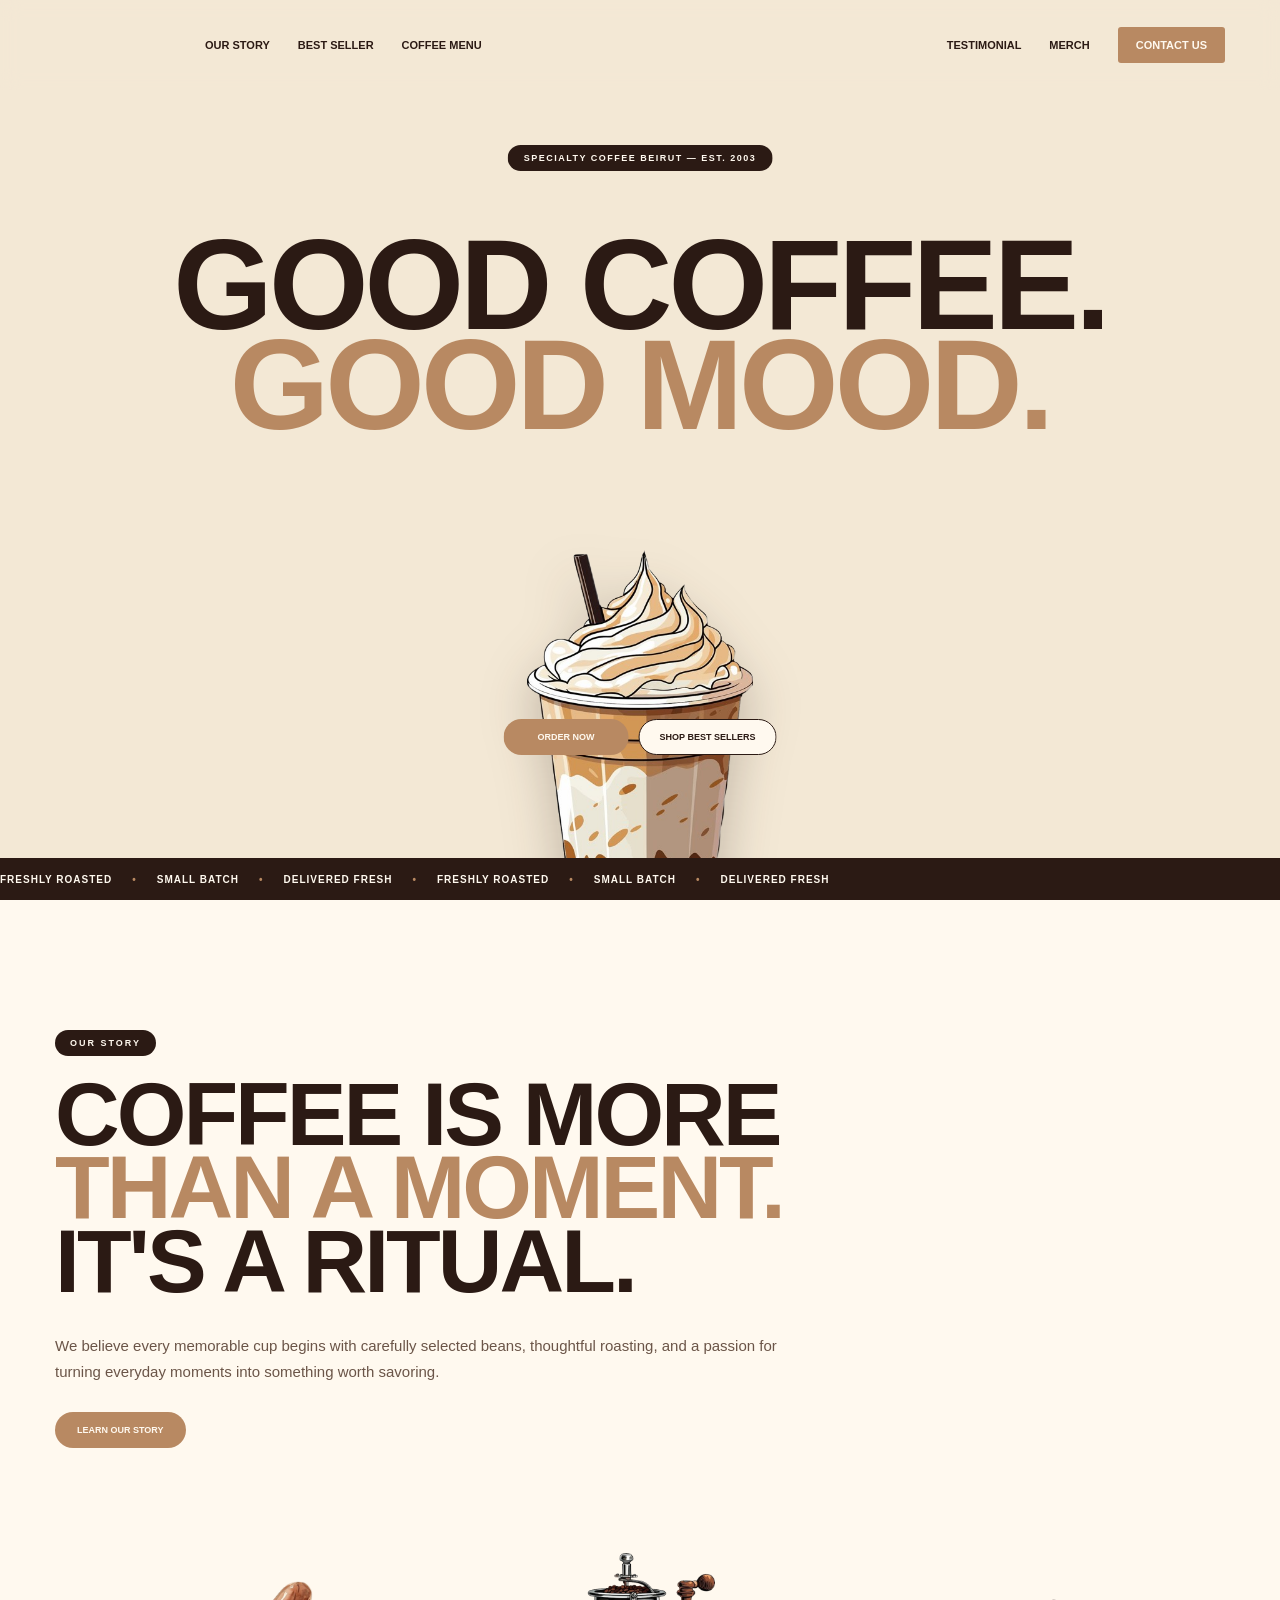
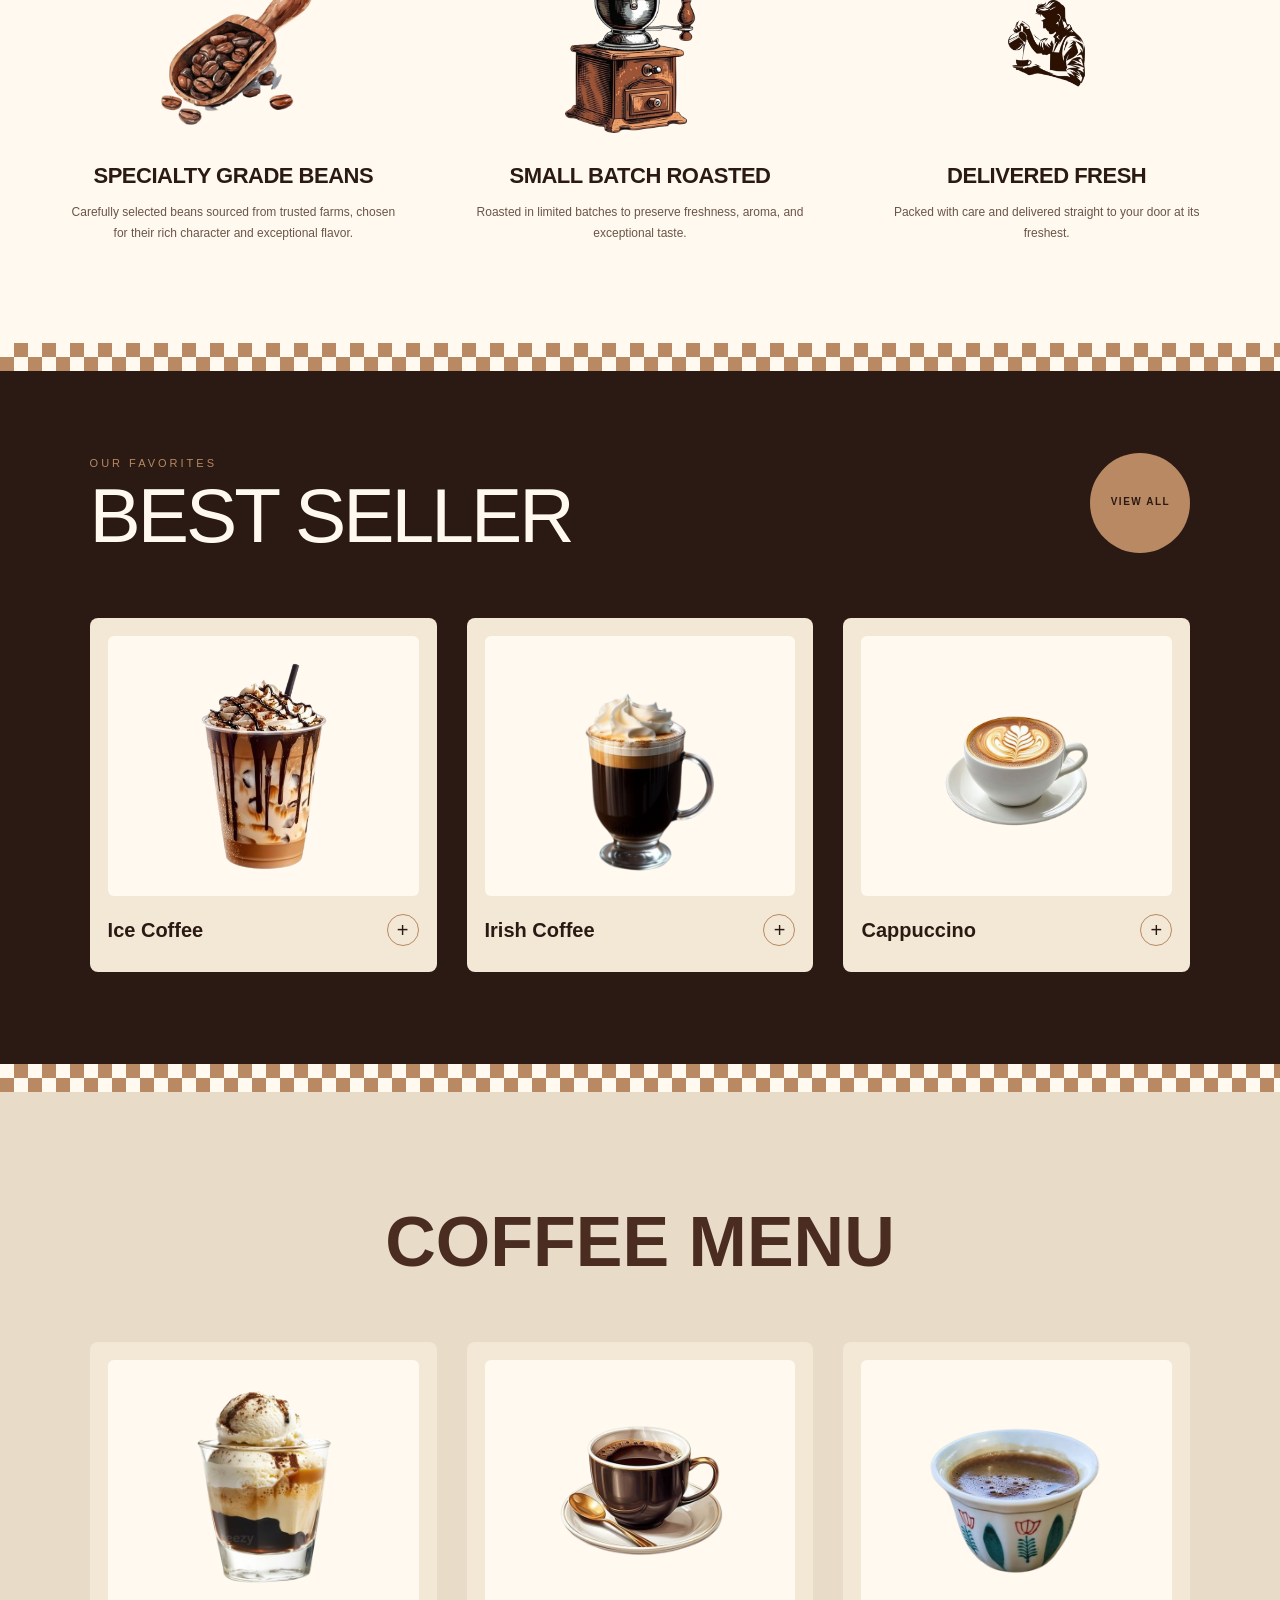
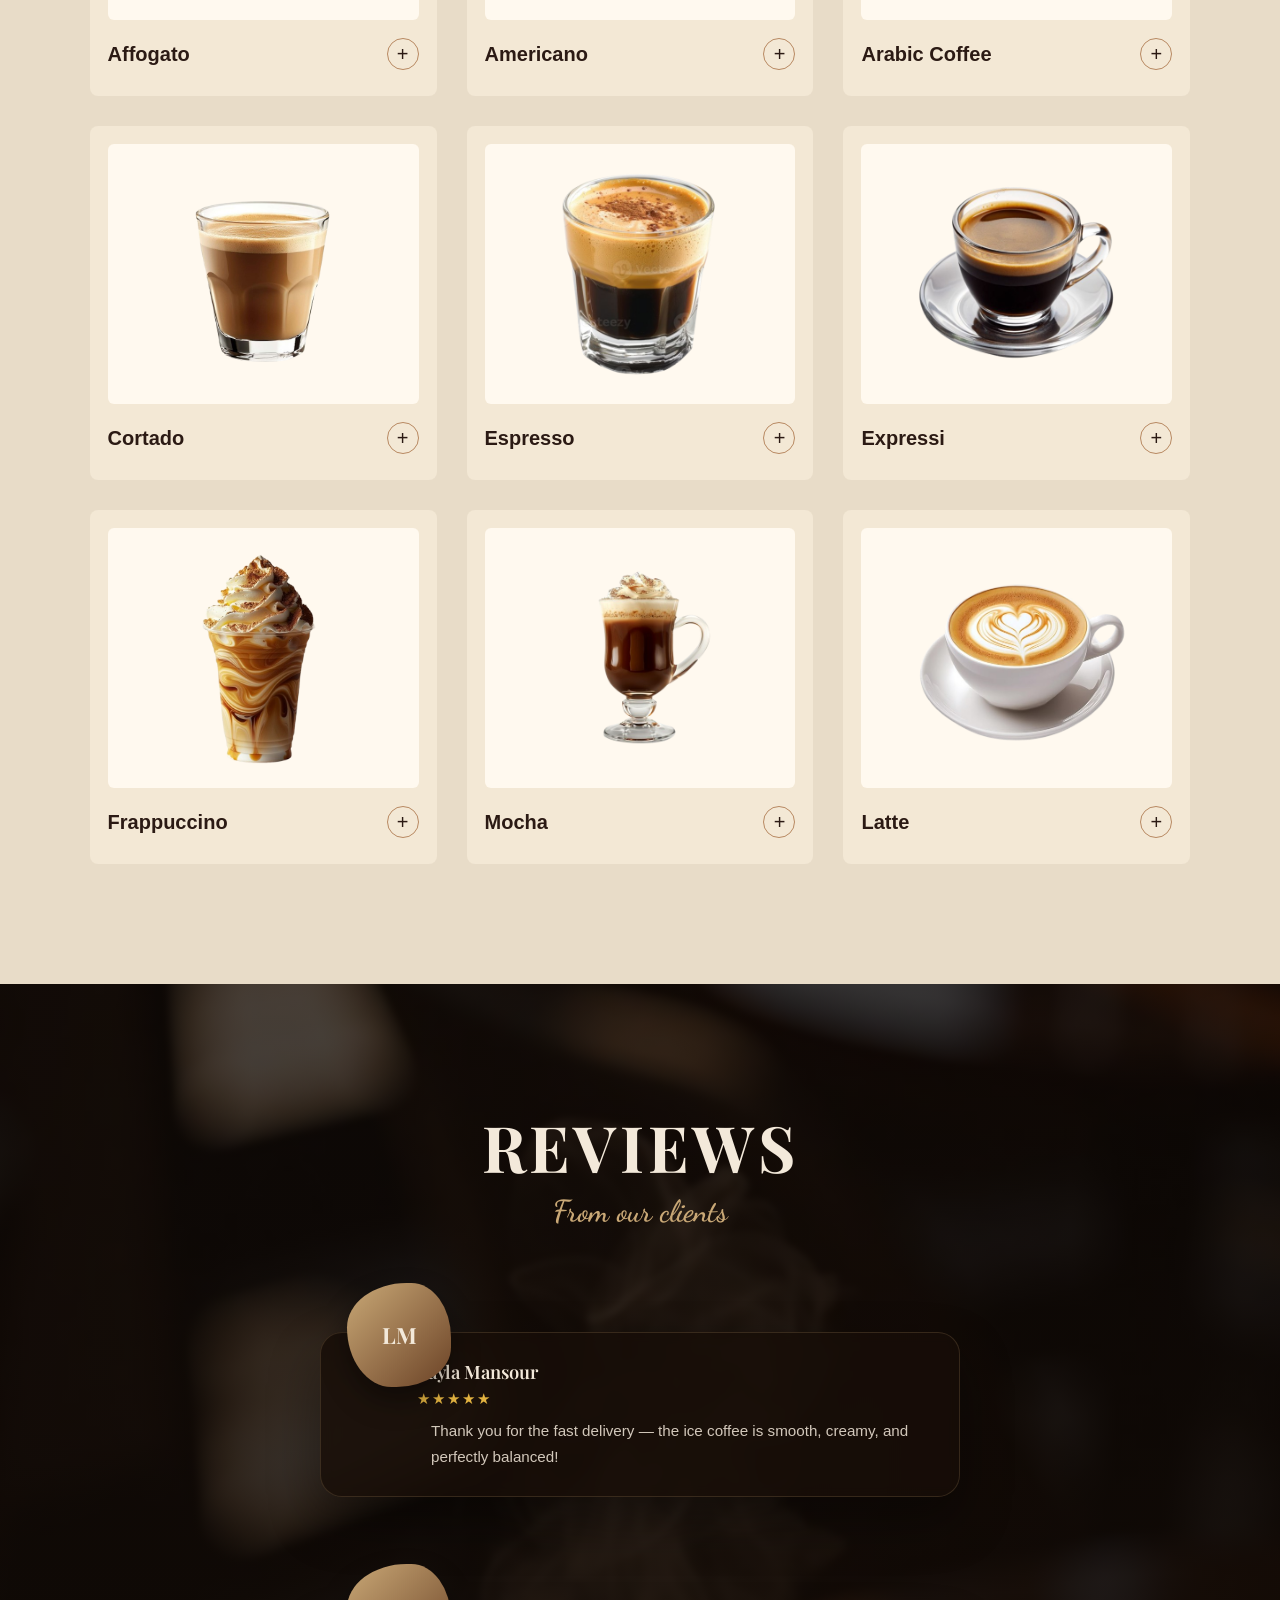
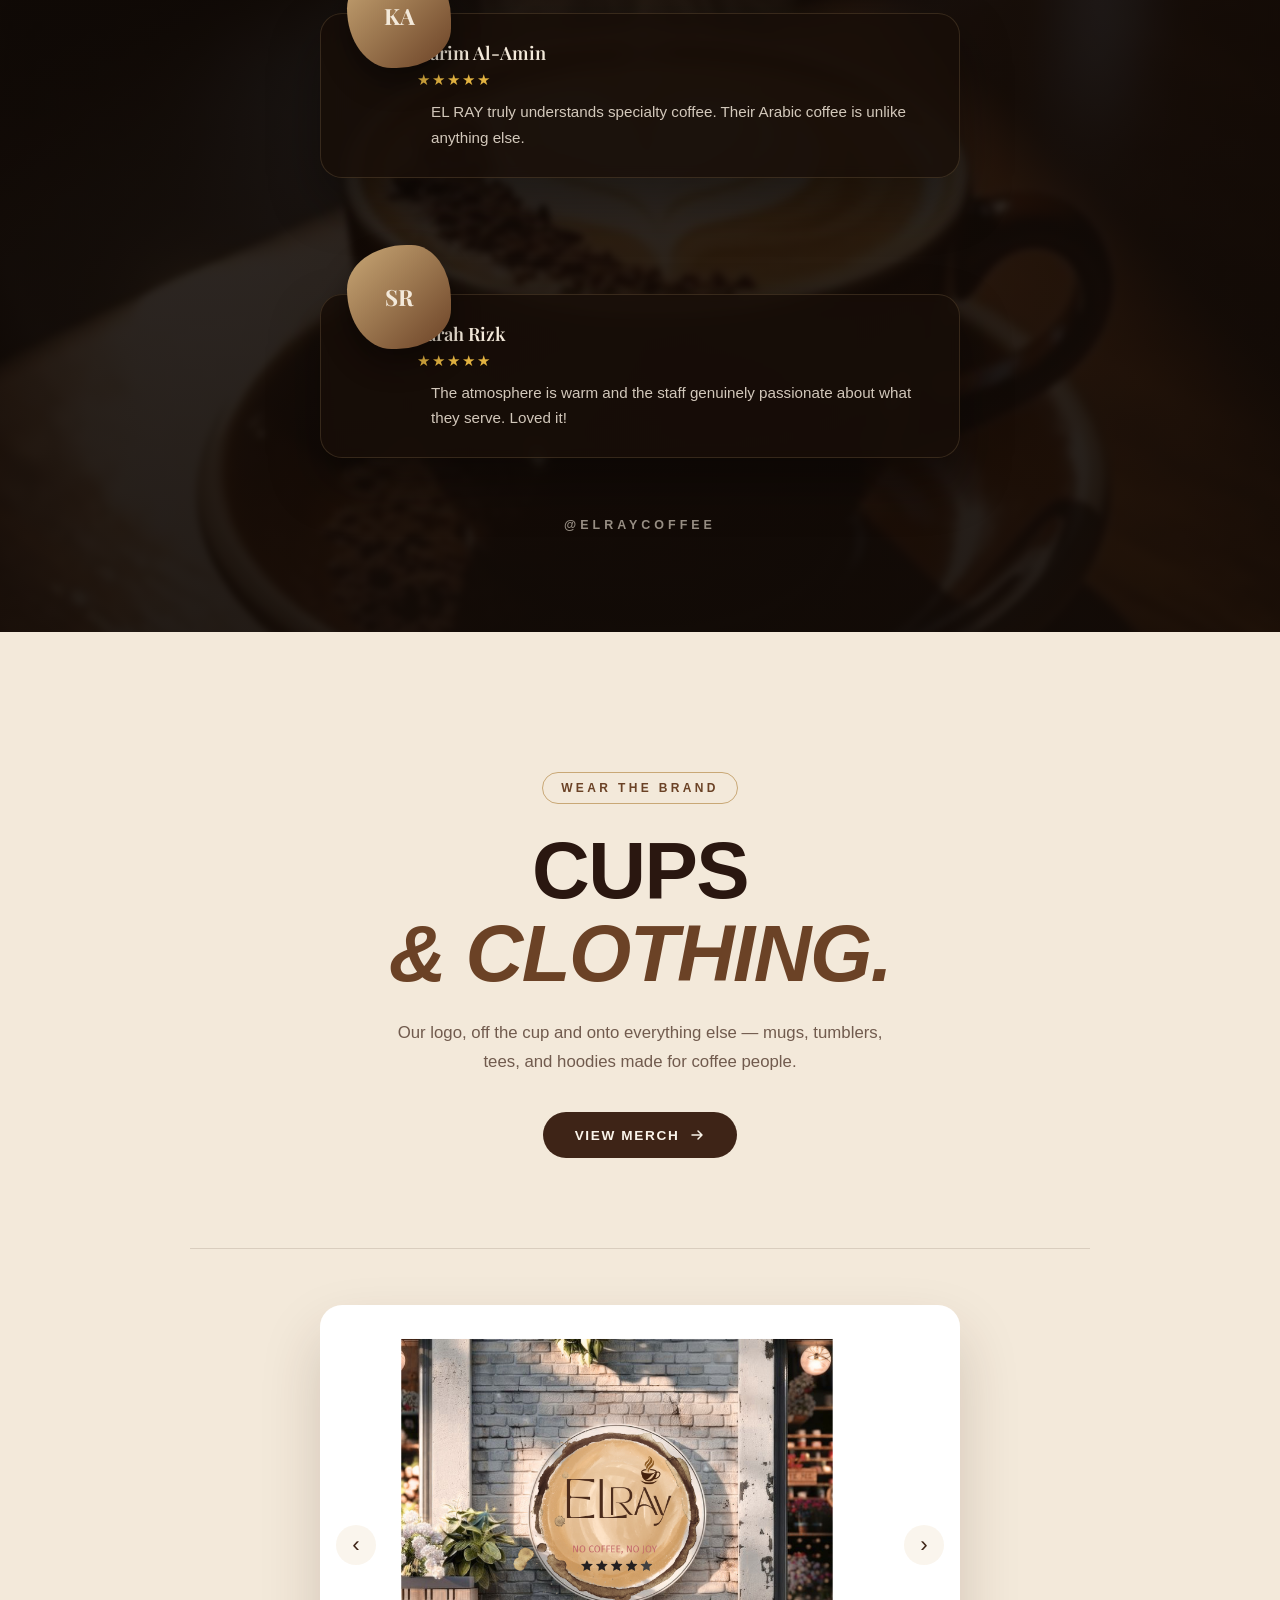
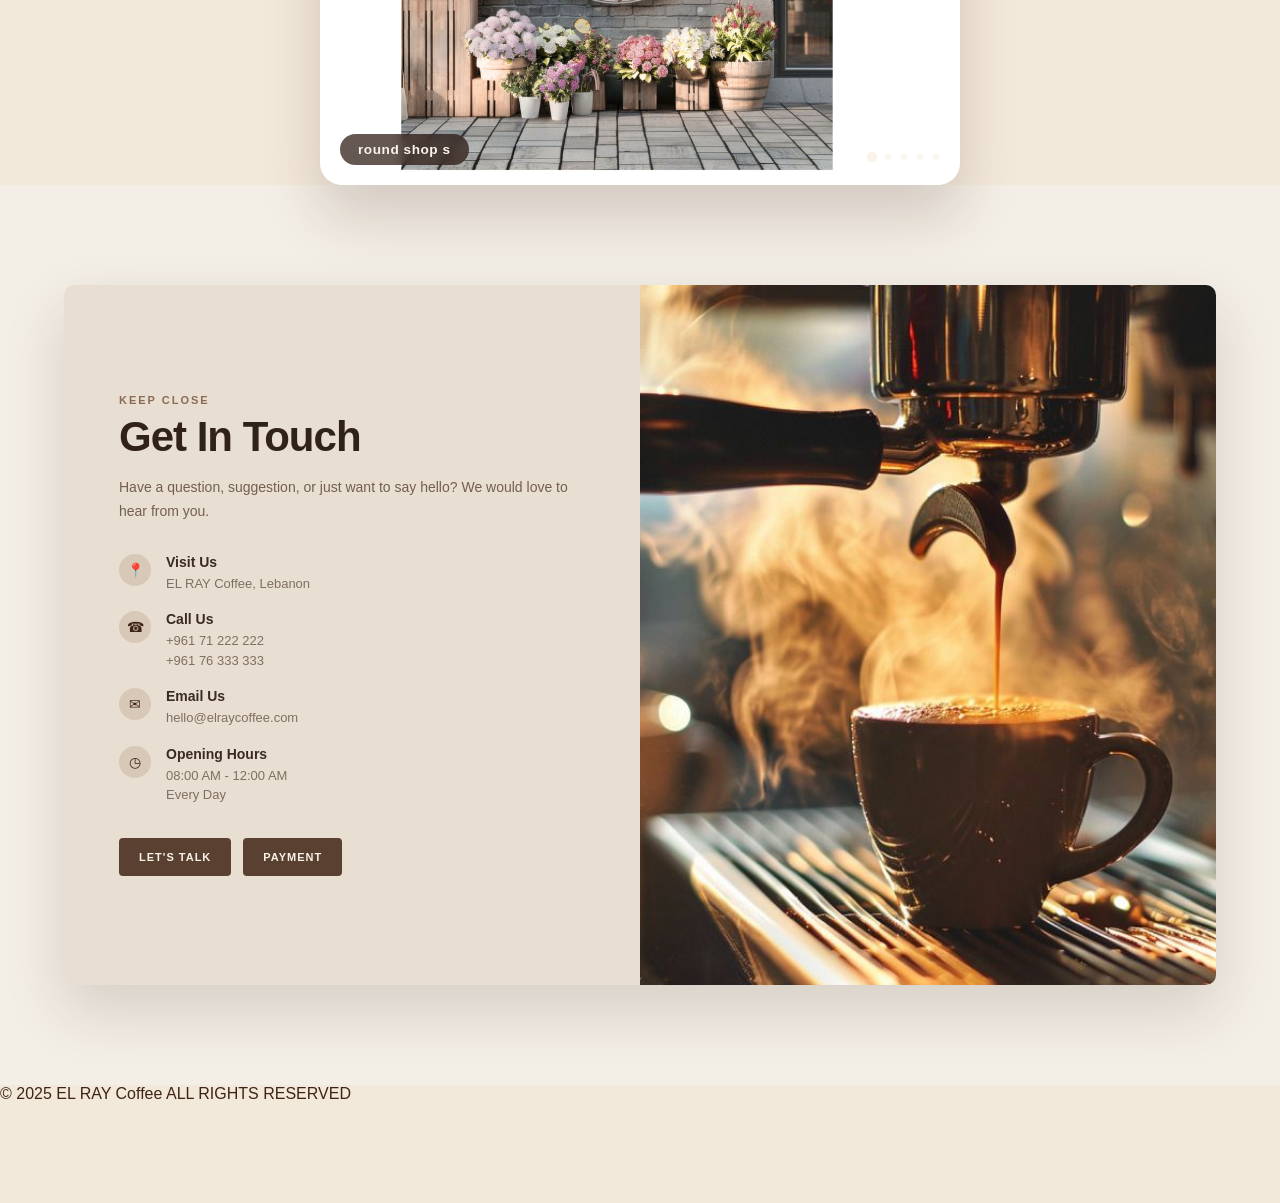
<file: index.html>
<!DOCTYPE html>
<html lang="en">

<head>
    <meta charset="UTF-8">
    <meta name="viewport" content="width=device-width, initial-scale=1.0">
    <title>EL RAy Coffee</title>
    <link rel="stylesheet" href="animations.css">
    <link rel="stylesheet" href="base.css">
    <link rel="stylesheet" href="best-seller.css">
    <link rel="stylesheet" href="blends.css">
    <link rel="stylesheet" href="buttons.css">
    <link rel="stylesheet" href="hero.css">
    <link rel="stylesheet" href="other-sections.css">
    <link rel="stylesheet" href="products.css">
    <link rel="stylesheet" href="responsive.css">
    <link rel="stylesheet" href="story.css">
    <link rel="stylesheet" href="ticker.css">
    <link rel="stylesheet" href="navbar.css">
    <link rel="stylesheet" href="contact.css">
    <link rel="stylesheet" href="testimonials.css">
    <link rel="preconnect" href="https://fonts.googleapis.com">
    <link rel="preconnect" href="https://fonts.gstatic.com" crossorigin>
    <link href="https://fonts.googleapis.com/css2?family=Playfair+Display:wght@600;700&family=Dancing+Script:wght@600&display=swap" rel="stylesheet">
    <link rel="stylesheet" href="logo.css">
    <link rel="stylesheet" href="merch.css">
</head>

<body>

    <!-- ==================================================
         NAVBAR
    ================================================== -->
    <nav class="navbar">

        <!-- LOGO -->
        <div class="logo">
            <video autoplay muted loop playsinline preload="auto">
                <source src="logo.mp4" type="video/mp4">
            </video>
        </div>

        <!-- LEFT -->
        <div class="nav-left">
            <a href="#story">Our Story</a>
            <a href="#best">Best Seller</a>
            <a href="#blends">COFFEE MENU</a>
        </div>

        <!-- RIGHT -->
        <div class="nav-right">
            <a href="#testimonial">Testimonial</a>
            <a href="#merch">Merch</a>
            <a href="#contact" class="contact-button">Contact Us</a>
        </div>

    </nav>


    <!-- ==================================================
         HERO
    ================================================== -->
    <section class="hero">

        <!-- BADGE -->
        <div class="badge">
            SPECIALTY COFFEE BEIRUT — EST. 2003
        </div>

        <!-- BIG TEXT -->
        <div class="hero-text">
            <h1 class="coffee-text">GOOD COFFEE.</h1>
            <h1 class="mood-text">GOOD MOOD.</h1>
        </div>

        <!-- COFFEE IMAGE -->
        <div class="coffee-wrapper">
            <img src="photo/cofferay.png" alt="EL RAy Coffee" class="coffee">
        </div>

        <!-- BUTTONS -->
        <div class="hero-buttons">
            <a href="#contact" class="order-button">ORDER NOW</a>
            <a href="#best" class="shop-button">SHOP BEST SELLERS</a>
        </div>

        <!-- TICKER -->
        <div class="ticker">
            <div class="ticker-content">
                <span>FRESHLY ROASTED</span>
                <b>•</b>
                <span>SMALL BATCH</span>
                <b>•</b>
                <span>DELIVERED FRESH</span>
                <b>•</b>
                <span>FRESHLY ROASTED</span>
                <b>•</b>
                <span>SMALL BATCH</span>
                <b>•</b>
                <span>DELIVERED FRESH</span>
            </div>
        </div>

    </section>


    <!-- ==================================================
         OUR STORY
    ================================================== -->
    <section class="story-section" id="story">

        <!-- STORY HEADER -->
       <div class="story-top">

    <div class="story-header">
        <div class="story-label story-reveal">OUR STORY</div>

        <h2 class="story-title story-reveal">
            COFFEE IS MORE <br>
            <span>THAN A MOMENT.</span>
            IT'S A RITUAL.
        </h2>

        <p class="story-description story-reveal">
            We believe every memorable cup begins with carefully selected beans, thoughtful roasting, and a passion for turning everyday moments into something worth savoring.
        </p>

        <a href="#" class="story-button story-reveal">
            LEARN OUR STORY
        </a>
    </div>



</div>
        <!-- STORY VALUES -->
        <div class="story-values">

            <!-- CARD 1 -->
            <div class="story-card story-reveal">
                <div class="story-image">
                    <img src="photo/grain.png" alt="Specialty Coffee Beans">
                </div>
                <h3>SPECIALTY GRADE BEANS</h3>
                <p>Carefully selected beans sourced from trusted farms, chosen for their rich character and exceptional flavor.</p>
            </div>

            <!-- CARD 2 -->
            <div class="story-card story-reveal">
                <div class="story-image">
                    <img src="photo/rosted.png" alt="Coffee Roasting">
                </div>
                <h3>SMALL BATCH ROASTED</h3>
                <p>Roasted in limited batches to preserve freshness, aroma, and exceptional taste.</p>
            </div>

            <!-- CARD 3 -->
            <div class="story-card story-reveal">
                <div class="story-image">
                    <img src="photo/hot.png" alt="Fresh Coffee Delivery">
                </div>
                <h3>DELIVERED FRESH</h3>
                <p>Packed with care and delivered straight to your door at its freshest.</p>
            </div>

        </div>

    </section>


    <!-- ==================================================
         BEST SELLERS
    ================================================== -->
    <section class="best-seller" id="best">

        <div class="best-seller-header">
            <div>
                <p class="section-label">OUR FAVORITES</p>
                <h2>BEST SELLER</h2>
            </div>
            <a href="#blends" class="view-all">
                VIEW ALL <span></span>
            </a>
        </div>

        <div class="products">

            <!-- PRODUCT 1 -->
            <article class="product-card">
                <div class="product-image">
                    <img src="photo/ice coffe.png" alt="Signature Coffee">
                </div>
                <div class="product-main">
                    <h3>Ice Coffee</h3>
                    <button class="product-toggle" aria-label="Show product details">+</button>
                </div>
                <div class="product-details">
                    <p class="details-title">FLAVOR NOTES</p>
                    <p class="details-text">Smooth · Creamy ·  Refreshing · Lighty Sweet</p>
                    <div class="product-bottom">
                        <span>$5.50</span>
                        <span>350ml</span>
                    </div>
                </div>
            </article>

            <!-- PRODUCT 2 -->
            <article class="product-card">
                <div class="product-image">
                    <img src="photo/irish.png" alt="Beirut Blend">
                </div>
                <div class="product-main">
                    <h3>Irish Coffee</h3>
                    <button class="product-toggle" aria-label="Show product details">+</button>
                </div>
                <div class="product-details">
                    <p class="details-title">FLAVOR NOTES</p>
                    <p class="details-text">Coffee · Whiskey  · Cream · Caramel</p>
                    <div class="product-bottom">
                        <span>$6.00</span>
                        <span>250ml</span>
                    </div>
                </div>
            </article>

            <!-- PRODUCT 3 -->
            <article class="product-card">
                <div class="product-image">
                    <img src="photo/cappuccino.png" alt="House Roast">
                </div>
                <div class="product-main">
                    <h3>Cappuccino</h3>
                    <button class="product-toggle" aria-label="Show product details">+</button>
                </div>
                <div class="product-details">
                    <p class="details-title">FLAVOR NOTES</p>
                    <p class="details-text">Espresso · Steamed Milk · Creamy Foam</p>
                    <div class="product-bottom">
                        <span>$5.00</span>
                        <span>250ml</span>
                    </div>
                </div>
            </article>

        </div>

    </section>


    <!-- ==================================================
         OUR BLENDS
    ================================================== -->
    <section id="blends" class="other-section blends-section">
        <h2>COFFEE MENU</h2>

        <div class="blends-grid">

            <!-- PRODUCT 4 -->
            <article class="product-card">
                <div class="product-image">
                    <img src="photo/affogato.png" alt="Affogato">
                </div>

                <div class="product-main">
                    <h3>Affogato</h3>
                    <button class="product-toggle" aria-label="Show product details">+</button>
                </div>

                <div class="product-details">
                    <p class="details-title">FLAVOR NOTES</p>
                    <p class="details-text">Espresso · Vanilla · Creamy · Sweet</p>

                    <div class="product-bottom">
                        <span>$5.50</span>
                        <span>200ml</span>
                    </div>
                </div>
            </article>


            <!-- PRODUCT 5 -->
            <article class="product-card">
                <div class="product-image">
                    <img src="photo/americano.png" alt="Americano">
                </div>

                <div class="product-main">
                    <h3>Americano</h3>
                    <button class="product-toggle" aria-label="Show product details">+</button>
                </div>

                <div class="product-details">
                    <p class="details-title">FLAVOR NOTES</p>
                    <p class="details-text">Bold · Smooth · Rich · Balanced</p>

                    <div class="product-bottom">
                        <span>$4.00</span>
                        <span>250ml</span>
                    </div>
                </div>
            </article>


            <!-- PRODUCT 6 -->
            <article class="product-card">
                <div class="product-image">
                    <img src="photo/arabic.png" alt="Arabic Coffee">
                </div>

                <div class="product-main">
                    <h3>Arabic Coffee</h3>
                    <button class="product-toggle" aria-label="Show product details">+</button>
                </div>

                <div class="product-details">
                    <p class="details-title">FLAVOR NOTES</p>
                    <p class="details-text">Cardamom · Aromatic · Light · Traditional</p>

                    <div class="product-bottom">
                        <span>$4.50</span>
                        <span>100ml</span>
                    </div>
                </div>
            </article>


            <!-- PRODUCT 7 -->
            <article class="product-card">
                <div class="product-image">
                    <img src="photo/cortado.png" alt="Cortado">
                </div>

                <div class="product-main">
                    <h3>Cortado</h3>
                    <button class="product-toggle" aria-label="Show product details">+</button>
                </div>

                <div class="product-details">
                    <p class="details-title">FLAVOR NOTES</p>
                    <p class="details-text">Espresso · Warm Milk · Smooth · Balanced</p>

                    <div class="product-bottom">
                        <span>$4.50</span>
                        <span>120ml</span>
                    </div>
                </div>
            </article>


            <!-- PRODUCT 8 -->
            <article class="product-card">
                <div class="product-image">
                    <img src="photo/esspresso.png" alt="Espresso">
                </div>

                <div class="product-main">
                    <h3>Espresso</h3>
                    <button class="product-toggle" aria-label="Show product details">+</button>
                </div>

                <div class="product-details">
                    <p class="details-title">FLAVOR NOTES</p>
                    <p class="details-text">Strong · Rich · Intense · Aromatic</p>

                    <div class="product-bottom">
                        <span>$3.50</span>
                        <span>60ml</span>
                    </div>
                </div>
            </article>


            <!-- PRODUCT 9 -->
            <article class="product-card">
                <div class="product-image">
                    <img src="photo/expresso.png" alt="Expressi">
                </div>

                <div class="product-main">
                    <h3>Expressi</h3>
                    <button class="product-toggle" aria-label="Show product details">+</button>
                </div>

                <div class="product-details">
                    <p class="details-title">FLAVOR NOTES</p>
                    <p class="details-text">Intense · Smooth · Bold · Aromatic</p>

                    <div class="product-bottom">
                        <span>$4.00</span>
                        <span>60ml</span>
                    </div>
                </div>
            </article>


            <!-- PRODUCT 10 -->
            <article class="product-card">
                <div class="product-image">
                    <img src="photo/frapuccino.png" alt="Frappuccino">
                </div>

                <div class="product-main">
                    <h3>Frappuccino</h3>
                    <button class="product-toggle" aria-label="Show product details">+</button>
                </div>

                <div class="product-details">
                    <p class="details-title">FLAVOR NOTES</p>
                    <p class="details-text">Cold · Creamy · Chocolate · Sweet</p>

                    <div class="product-bottom">
                        <span>$6.00</span>
                        <span>350ml</span>
                    </div>
                </div>
            </article>


            <!-- PRODUCT 11 -->
            <article class="product-card">
                <div class="product-image">
                    <img src="photo/mocha.png" alt="Mocha">
                </div>

                <div class="product-main">
                    <h3>Mocha</h3>
                    <button class="product-toggle" aria-label="Show product details">+</button>
                </div>

                <div class="product-details">
                    <p class="details-title">FLAVOR NOTES</p>
                    <p class="details-text">Espresso · Chocolate · Milk · Sweet</p>

                    <div class="product-bottom">
                        <span>$5.50</span>
                        <span>250ml</span>
                    </div>
                </div>
            </article>


            <!-- PRODUCT 12 -->
            <article class="product-card">
                <div class="product-image">
                    <img src="photo/latte.png" alt="Latte">
                </div>

                <div class="product-main">
                    <h3>Latte</h3>
                    <button class="product-toggle" aria-label="Show product details">+</button>
                </div>

                <div class="product-details">
                    <p class="details-title">FLAVOR NOTES</p>
                    <p class="details-text">Espresso · Steamed Milk · Creamy · Smooth</p>

                    <div class="product-bottom">
                        <span>$5.00</span>
                        <span>250ml</span>
                    </div>
                </div>
            </article>

        </div>

    </section>


    <!-- ==================================================
         TESTIMONIALS
    ================================================== -->
    <section id="testimonial" class="testimonial-section">

        <div class="testimonial-bg">
            <img src="photo/cozy.png" alt="" class="testimonial-bg-img">
            <div class="testimonial-overlay"></div>
        </div>

        <div class="testimonial-content">

            <h2 class="testimonial-title">REVIEWS</h2>
            <p class="testimonial-subtitle">From our clients</p>

            <div class="testimonial-list">

                <div class="t-card-new reveal">
                    <div class="t-avatar-blob">LM</div>
                    <div class="t-header-row">
                        <h3 class="t-name-new">Layla Mansour</h3>
                        <div class="t-stars-new">★★★★★</div>
                    </div>
                    <p class="t-quote-new">Thank you for the fast delivery — the ice coffee is smooth, creamy, and perfectly balanced!</p>
                </div>

                <div class="t-card-new reveal">
                    <div class="t-avatar-blob">KA</div>
                    <div class="t-header-row">
                        <h3 class="t-name-new">Karim Al-Amin</h3>
                        <div class="t-stars-new">★★★★★</div>
                    </div>
                    <p class="t-quote-new">EL RAY truly understands specialty coffee. Their Arabic coffee is unlike anything else.</p>
                </div>

                <div class="t-card-new reveal">
                    <div class="t-avatar-blob">SR</div>
                    <div class="t-header-row">
                        <h3 class="t-name-new">Sarah Rizk</h3>
                        <div class="t-stars-new">★★★★★</div>
                    </div>
                    <p class="t-quote-new">The atmosphere is warm and the staff genuinely passionate about what they serve. Loved it!</p>
                </div>

            </div>

            <p class="testimonial-handle">@ELRAYCOFFEE</p>

        </div>

    </section>


    <!-- ==================================================
         MERCH — Logo on cups & clothing
    ================================================== -->
    <section id="merch" class="merch-section">

        <div class="merch-hero">
            <div class="merch-hero-label">WEAR THE BRAND</div>
            <h1 class="merch-hero-title">
                <span class="line">CUPS </span>
                <span class="line accent">& CLOTHING.</span>
                
            </h1>
            <p class="merch-hero-sub">Our logo, off the cup and onto everything else — mugs, tumblers, tees, and hoodies made for coffee people.</p>
            <a href="#merch" class="merch-cta">
                <span>VIEW MERCH</span>
                <svg width="16" height="16" viewBox="0 0 16 16" fill="none"><path d="M3 8h10M9 4l4 4-4 4" stroke="currentColor" stroke-width="1.5" stroke-linecap="round" stroke-linejoin="round"/></svg>
            </a>
        </div>
       
        <!-- AUTO-ROTATING SHOWCASE -->
        <div class="merch-carousel" id="merchCarousel" aria-roledescription="carousel" aria-label="Merch showcase">
                <div class="merch-slide active" data-caption="Round Shop Sign">
                    <div class="merch-img-placeholder">
                        <div class="img-inner">
                            <span class="img-label">Round Shop Sign 4</span>
                            <p class="img-hint"><img src="photo/2.png"></p>
                        </div>       
                    </div>
                </div>
              <div class="merch-slide" data-caption="EL RAY CARD">
                    <div class="merch-img-placeholder">
                        <div class="img-inner">
                            <span class="img-label">Card </span>
                            <p class="img-hint"><img src="photo/card.png"></p>
                        </div>

                    </div>
                </div>

            <div class="merch-carousel-track">

                <div class="merch-slide " data-caption="EL RAY CUP">
                    <div class="merch-img-placeholder">
                        <div class="img-inner">
                            <span class="img-label">Cup</span>
                            <p class="img-hint"> <img src="photo/cup2.png" alt="EL RAY Hoodie"> </p>
                        </div>
                    </div>
                </div>

              

                <div class="merch-slide" data-caption="EL RAY PAPER BAG">
                    <div class="merch-img-placeholder">
                        <div class="img-inner">
                            <span class="img-label">paper bag </span>
                            <p class="img-hint"><img src="photo/Blue Minimalist Paper Bag Mockup Instagram Story.png" > </p>
                        </div>
                    </div>
                </div>

               

                <div class="merch-slide" data-caption="EL RAy Apron">
                    <div class="merch-img-placeholder">
                        <div class="img-inner">
                            <span class="img-label">Apron</span>
                            <p class="img-hint"><img src="photo/3.png" alt="EL RAY Tote Bag"></p>
                        </div>
                    </div>
                </div>

            </div>

            <p class="merch-carousel-caption" id="merchCarouselCaption" aria-live="polite">round shop s</p>

            <button class="merch-carousel-arrow prev" aria-label="Previous slide">‹</button>
            <button class="merch-carousel-arrow next" aria-label="Next slide">›</button>

            <div class="merch-carousel-dots" id="merchCarouselDots"></div>

        </div>

    <!-- ==================================================
         CONTACT
    ================================================== -->
    <section class="contact-section" id="contact">

        <div class="contact-container">


            <!-- ==============================
                 LEFT — THREE PAGES
            =============================== -->

            <div class="contact-flip">

                <div
                    class="contact-pages show-get"
                    id="contactPages"
                >


                    <!-- =========================
                         PAGE 1 — GET IN TOUCH
                    ========================== -->

                    <div class="contact-page">

                        <span class="small-title">
                            KEEP CLOSE
                        </span>

                        <h2>
                            Get In Touch
                        </h2>

                        <p class="description">
                            Have a question, suggestion,
                            or just want to say hello?
                            We would love to hear from you.
                        </p>


                        <!-- LOCATION -->

                        <div class="info-item">

                            <div class="icon">
                                📍
                            </div>

                            <div>

                                <h4>
                                    Visit Us
                                </h4>

                                <p>
                                    EL RAY Coffee, Lebanon
                                </p>

                            </div>

                        </div>


                        <!-- PHONE -->

                        <div class="info-item">

                            <div class="icon">
                                ☎
                            </div>

                            <div>

                                <h4>
                                    Call Us
                                </h4>

                                <p>
                                    +961 71 222 222
                                </p>

                                <p>
                                    +961 76 333 333
                                </p>

                            </div>

                        </div>


                        <!-- EMAIL -->

                        <div class="info-item">

                            <div class="icon">
                                ✉
                            </div>

                            <div>

                                <h4>
                                    Email Us
                                </h4>

                                <p>
                                    hello@elraycoffee.com
                                </p>

                            </div>

                        </div>


                        <!-- OPENING HOURS -->

                        <div class="info-item">

                            <div class="icon">
                                ◷
                            </div>

                            <div>

                                <h4>
                                    Opening Hours
                                </h4>

                                <p>
                                    08:00 AM - 12:00 AM
                                </p>

                                <p>
                                    Every Day
                                </p>

                            </div>

                        </div>


                        <!-- ACTIONS -->

                        <div class="contact-actions">

                            <button
                                onclick="showPage('talk')"
                            >
                                LET'S TALK
                            </button>

                            <button
                                onclick="showPage('payment')"
                            >
                                PAYMENT
                            </button>

                        </div>

                    </div>


                    <!-- =========================
                         PAGE 2 — LET'S TALK
                    ========================== -->

                    <div class="contact-page">

                        <span class="form-small-title">
                            YOUR DETAILS
                        </span>

                        <h2>
                            Let's Talk
                        </h2>

                        <p class="form-description">
                            Let us know how we can
                            get back to you.
                        </p>


                        <form action="contact.php" method="post" id="contactForm">

                            <div class="form-row">


                                <!-- NAME -->

                                <div class="input-box">

                                    <label>
                                        NAME *
                                    </label>

                                    <input
                                        type="text"
                                        name="name"
                                        placeholder="Your Name"
                                        required
                                    >

                                </div>


                                <!-- EMAIL -->

                                <div class="input-box">

                                    <label>
                                        EMAIL ADDRESS *
                                    </label>

                                    <input
                                        type="email"
                                        name="email"
                                        placeholder="Email@example.com"
                                        required
                                    >

                                </div>

                            </div>


                            <!-- SUBJECT -->

                            <div class="input-box">

                                <label>
                                    SUBJECT *
                                </label>

                                <input
                                    type="text"
                                    name="Subject"
                                    placeholder="Subject"
                                    required
                                >

                            </div>


                            <!-- MESSAGE -->

                            <div class="input-box">

                                <label>
                                    COMMENTS / QUESTIONS *
                                </label>

                                <textarea
                                    name="message"
                                    placeholder="Your Question"
                                    rows="6"
                                    required
                                ></textarea>

                            </div>


                            <button type="submit">
                                CONTACT US
                            </button>
                            <div id="successMessage" style="display: none;"></div>

                        </form>


                        <button
                            class="back-button"
                            onclick="showPage('get')"
                        >
                            ← GET IN TOUCH
                        </button>

                    </div>


                    <!-- =========================
                         PAGE 3 — PAYMENT
                    ========================== -->

                    <div class="contact-page">

                        <span class="small-title">
                            EASY & SECURE
                        </span>

                        <h2>
                            Payment Methods
                        </h2>

                        <p class="description">
                            Choose the payment method
                            that works best for you.
                        </p>


                        <!-- credit /debit card -->

                        <div class="payment-method">

                            <div class="payment-icon">
                                💳
                            </div>

                            <div>

                                <h4>
                                    Credit / Debit Card
                                </h4>

                                <p>
                                    Secure card payment
                                    available in store
                                </p>

                            </div>

                        </div>
                        <button id="payButton" class="pay-button " type="button">
                            PAY WITH CARD
                        </button>
                        <p
                            id="paymentMessage"
                            class="payment-message">
                        </p>
                        <button class="back-button" onclick="goBack()">
                            <-BACK
                        </button>

                        <!-- wish money -->

                        <div class="payment-method">

                            <div class="payment-icon">
                                💳
                            </div>

                            <div>

                                <h4>
                                    WISH Money
                                </h4>

                                <p>
                                    Local digital payment 
                                    available in Lebanon
                                </p>

                            </div>

                        </div>


                        <!-- CASH -->

                        <div class="payment-method">

                            <div class="payment-icon">
                                💵
                            </div>

                            <div>

                                <h4>
                                    Cash
                                </h4>

                                <p>
                                    Pay directly at the cafe or 
                                    upon delivery
                                </p>

                            </div>

                        </div>


                        <button
                            class="back-button"
                            onclick="showPage('get')"
                        >
                            ← GET IN TOUCH
                        </button>

                    </div>

                </div>

            </div>


            <!-- ==============================
                 RIGHT — IMAGE
            =============================== -->

            <div class="contact-image">

                <img
                    src="photo/contact.png"
                    alt="EL RAY Coffee"
                >

            </div>

        </div>

    </section>


    <footer class="footer">
        <span>© 2025 EL RAY Coffee</span>
        <span>ALL RIGHTS RESERVED</span>
    </footer>


    <!-- JAVASCRIPT -->
    <script src="x.js"></script>
    <script src="merch.js"></script>

</body>
</html>
</file>
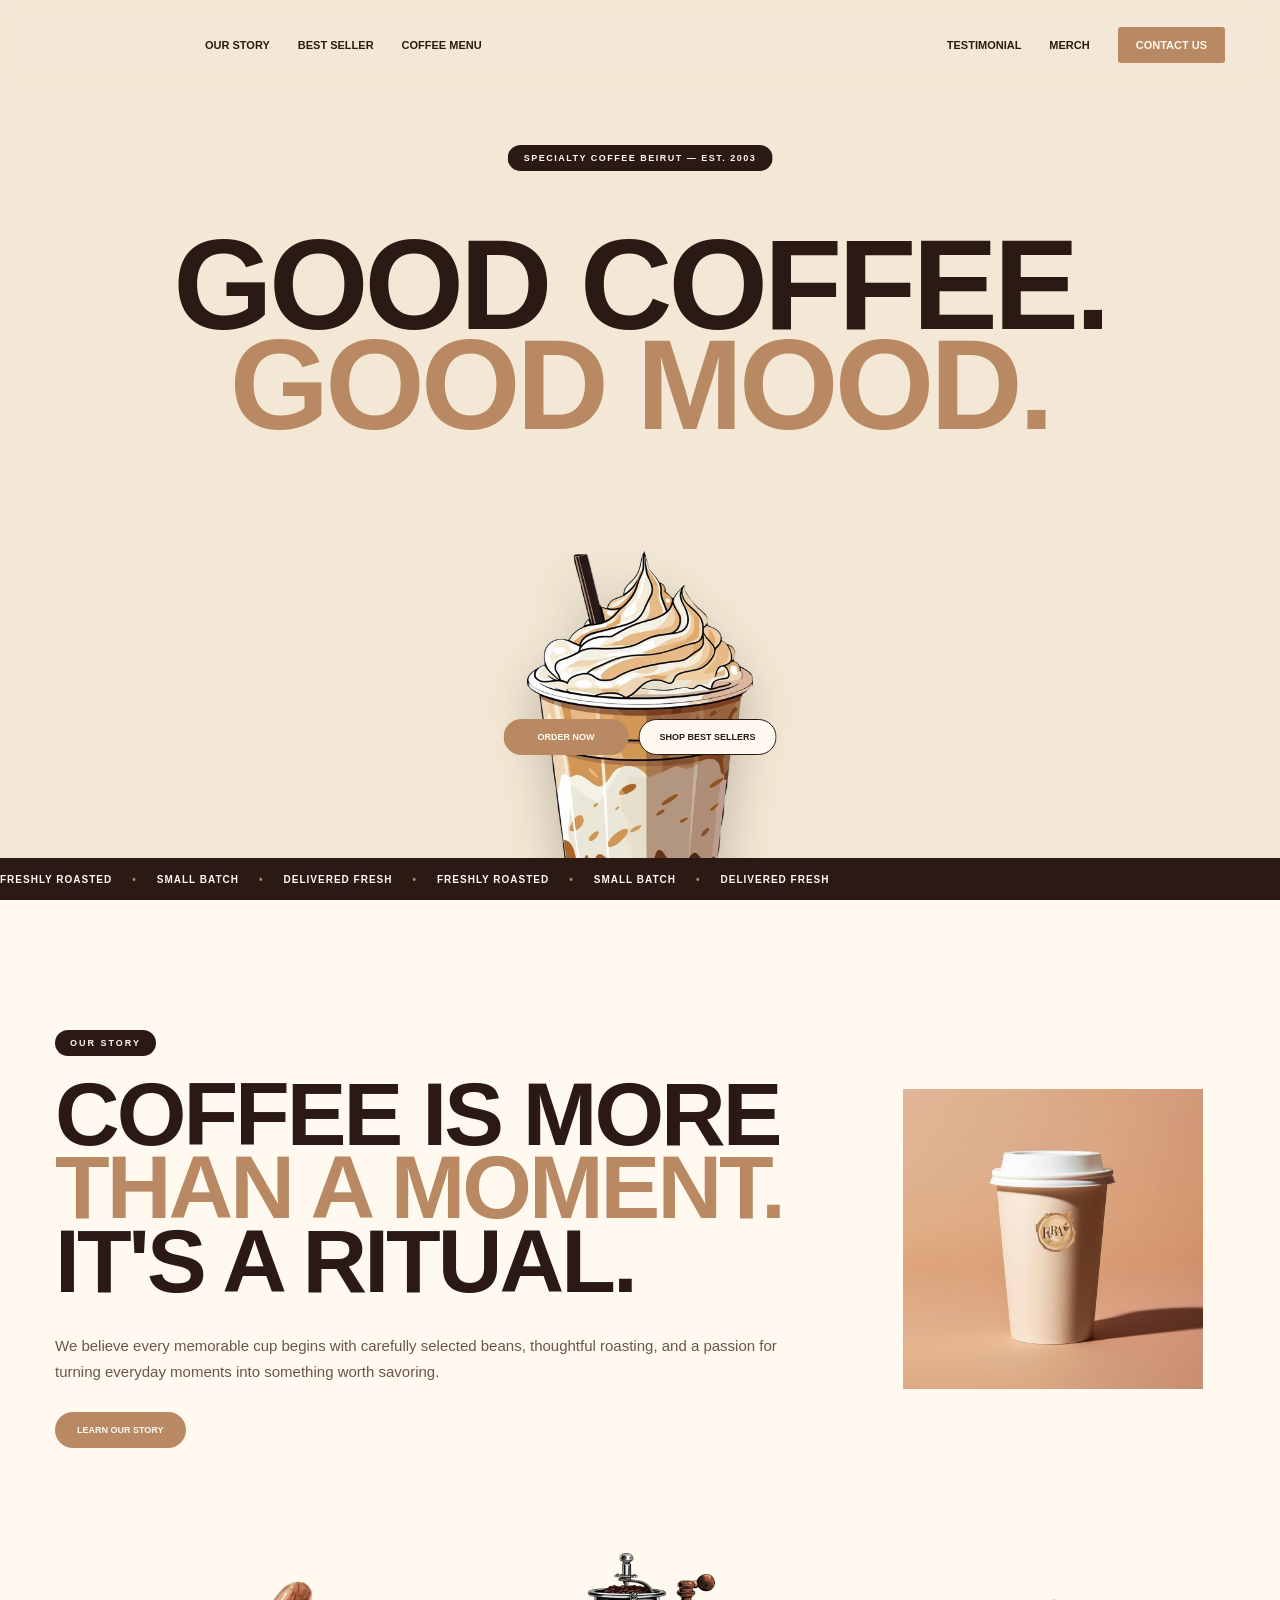
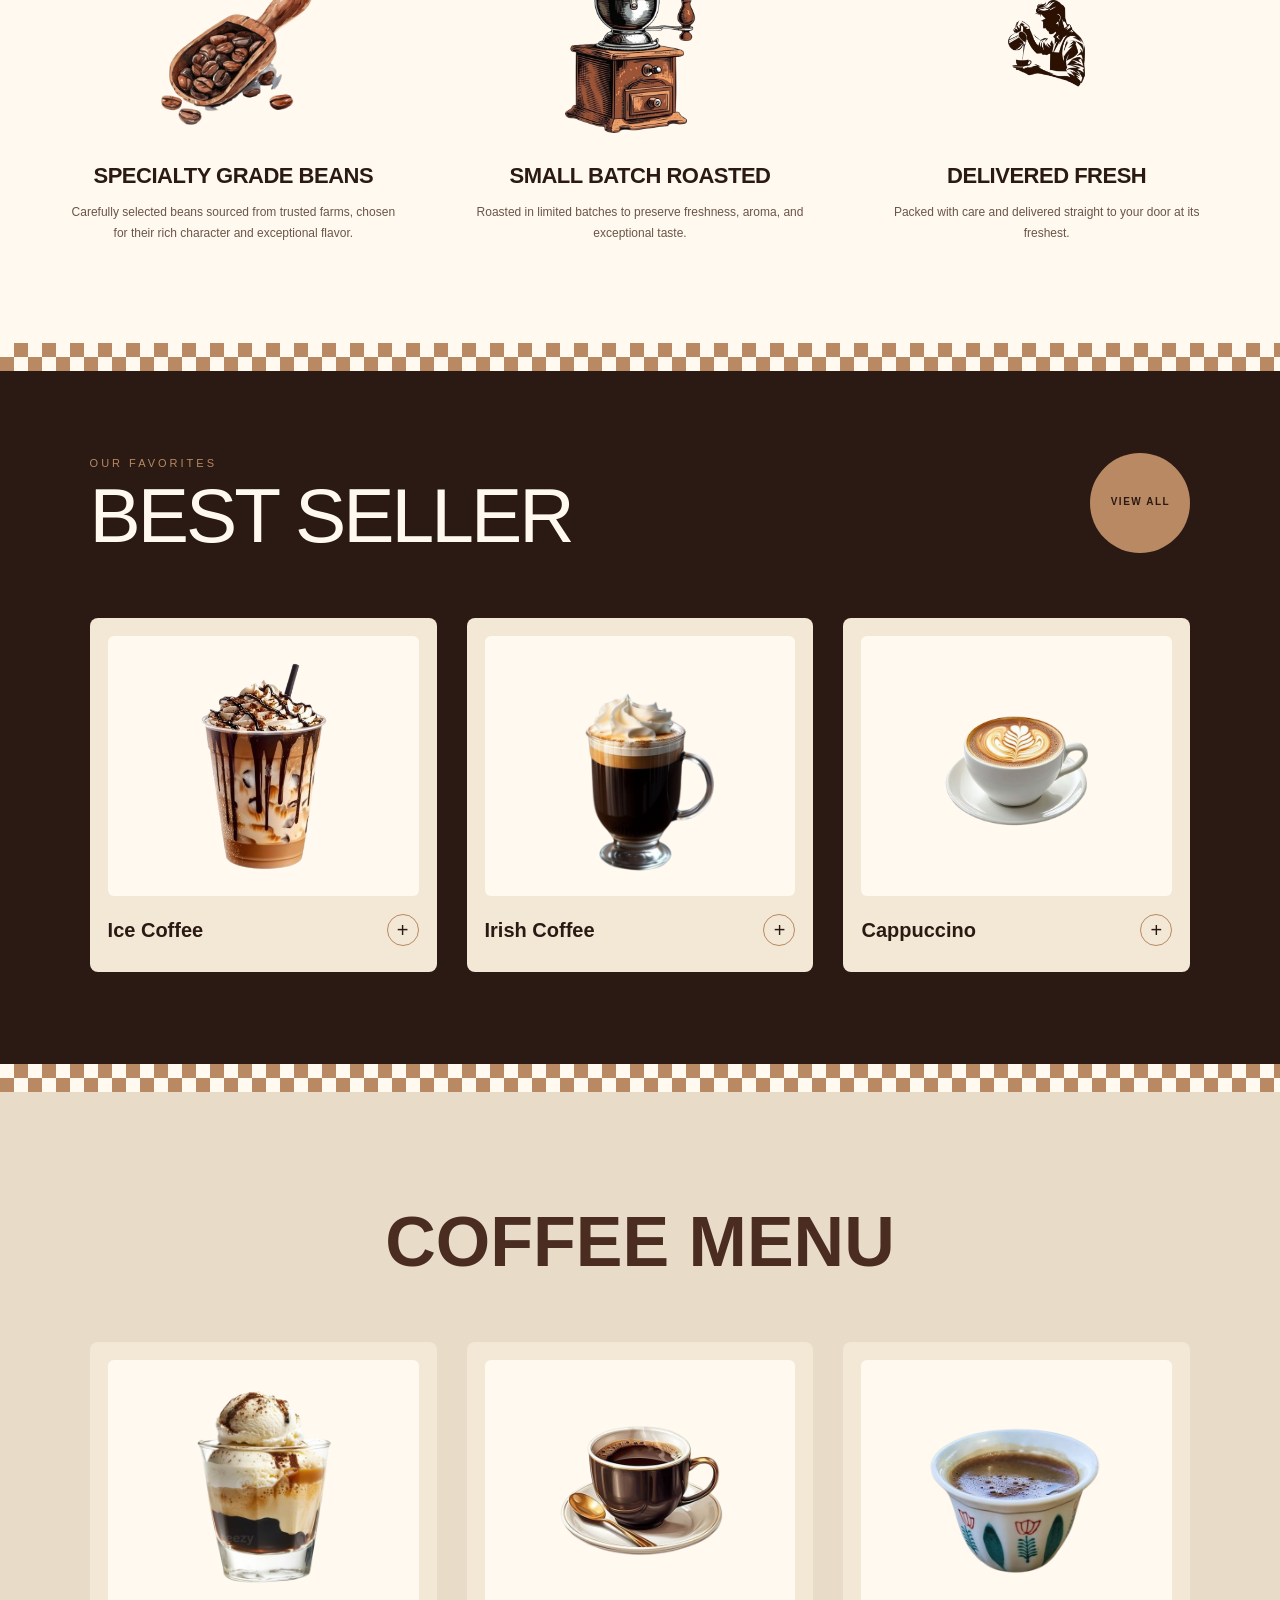
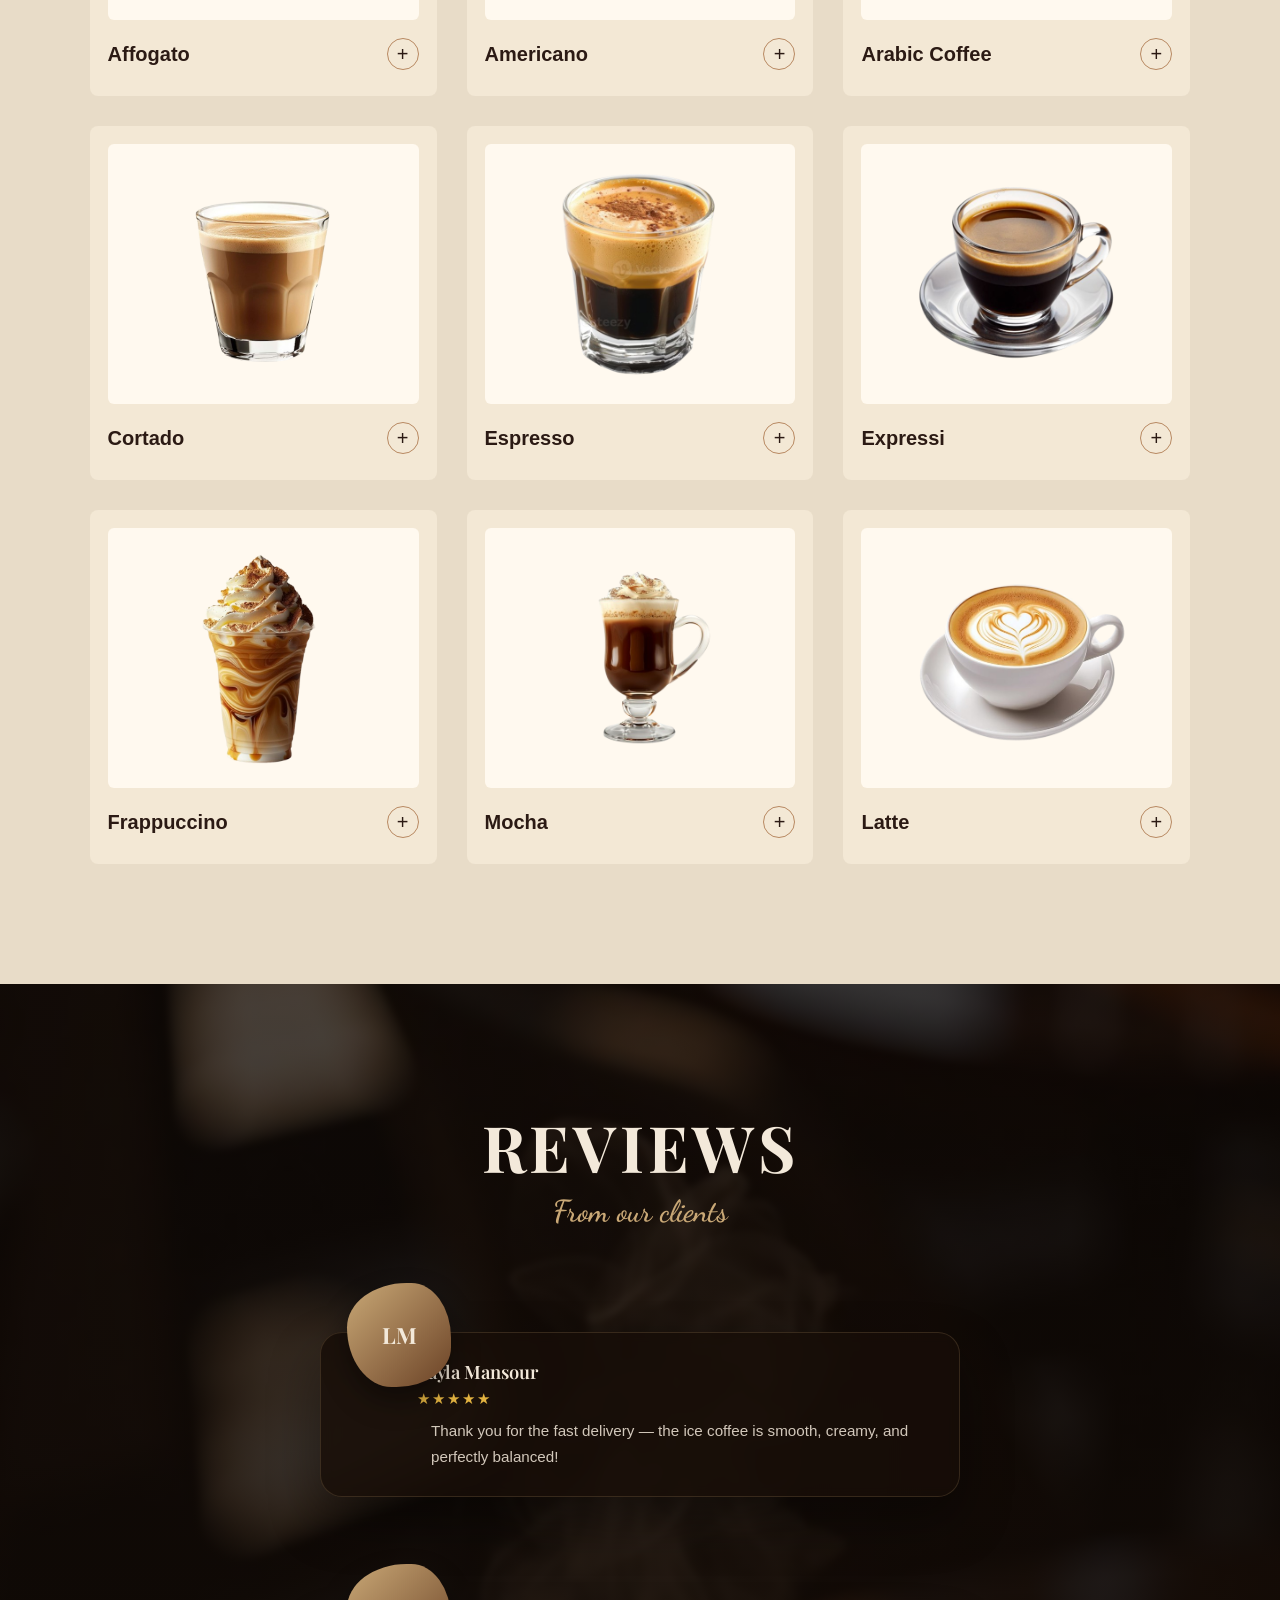
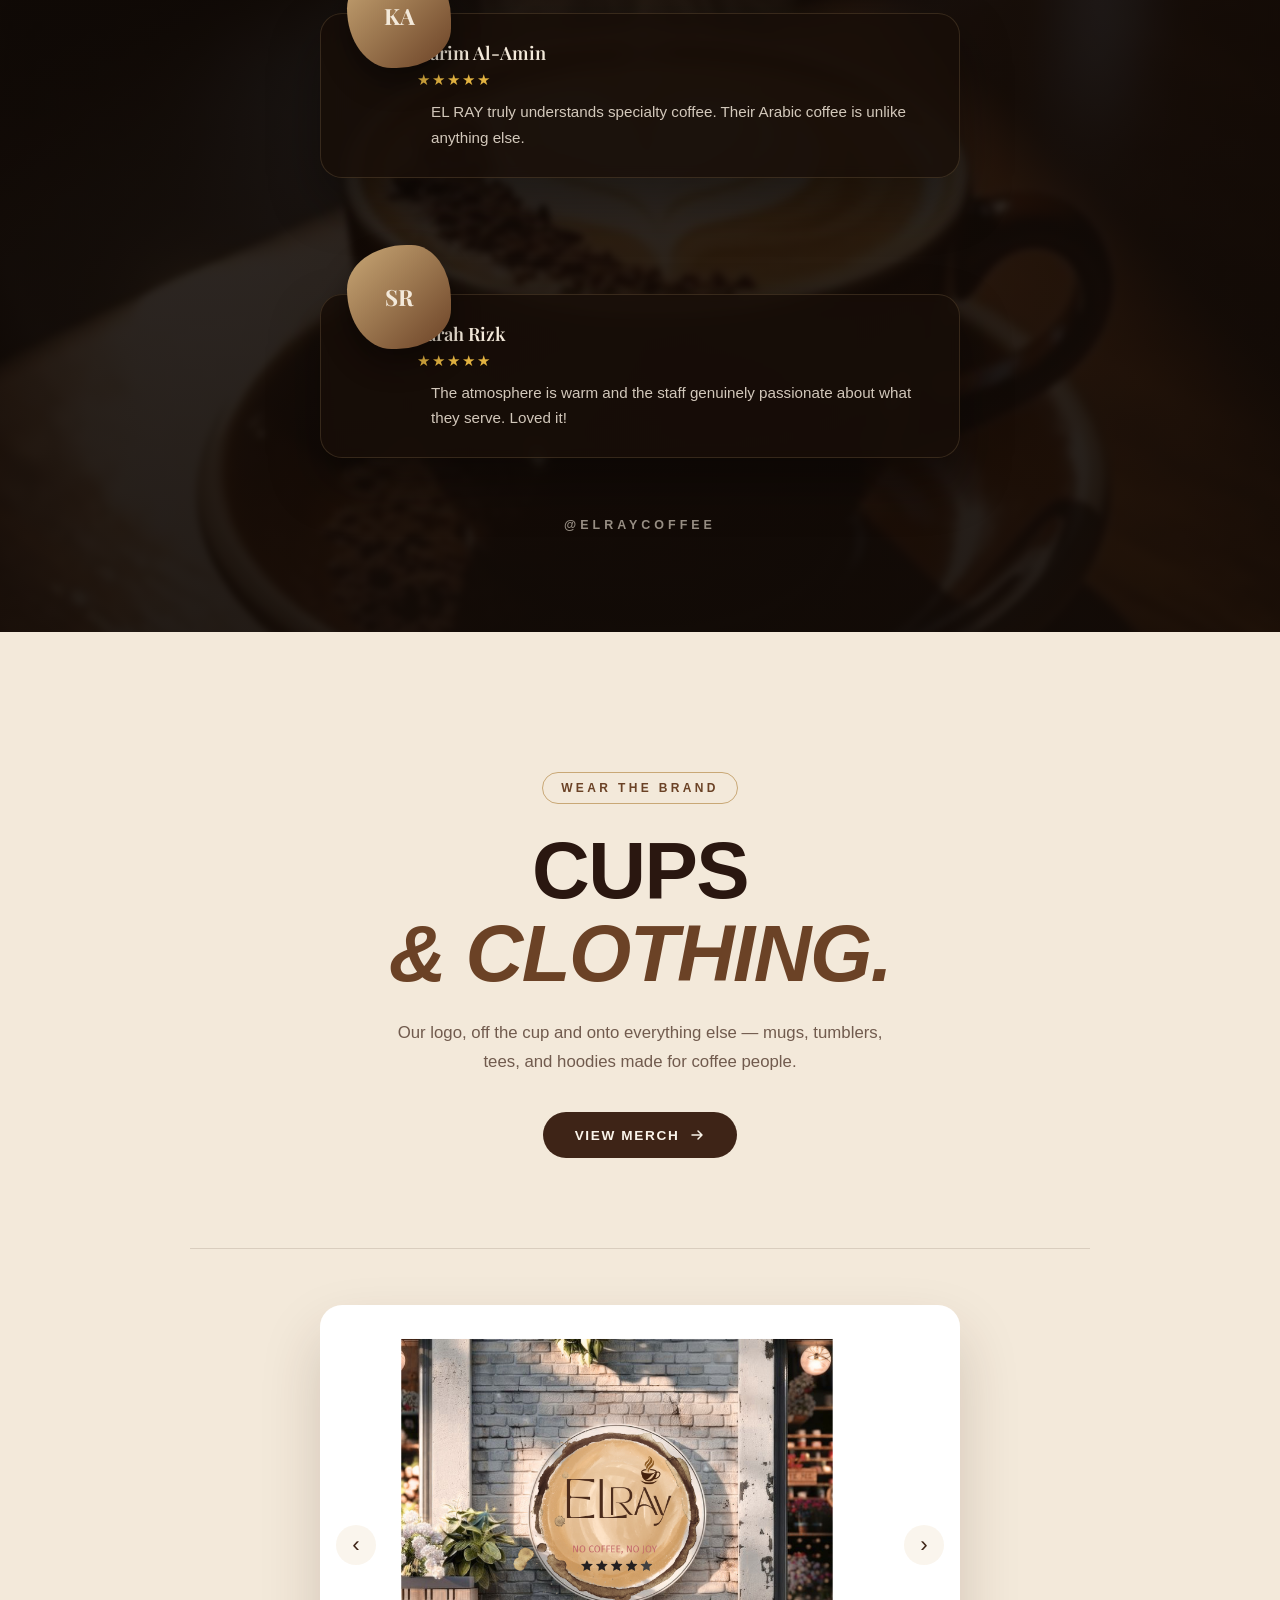
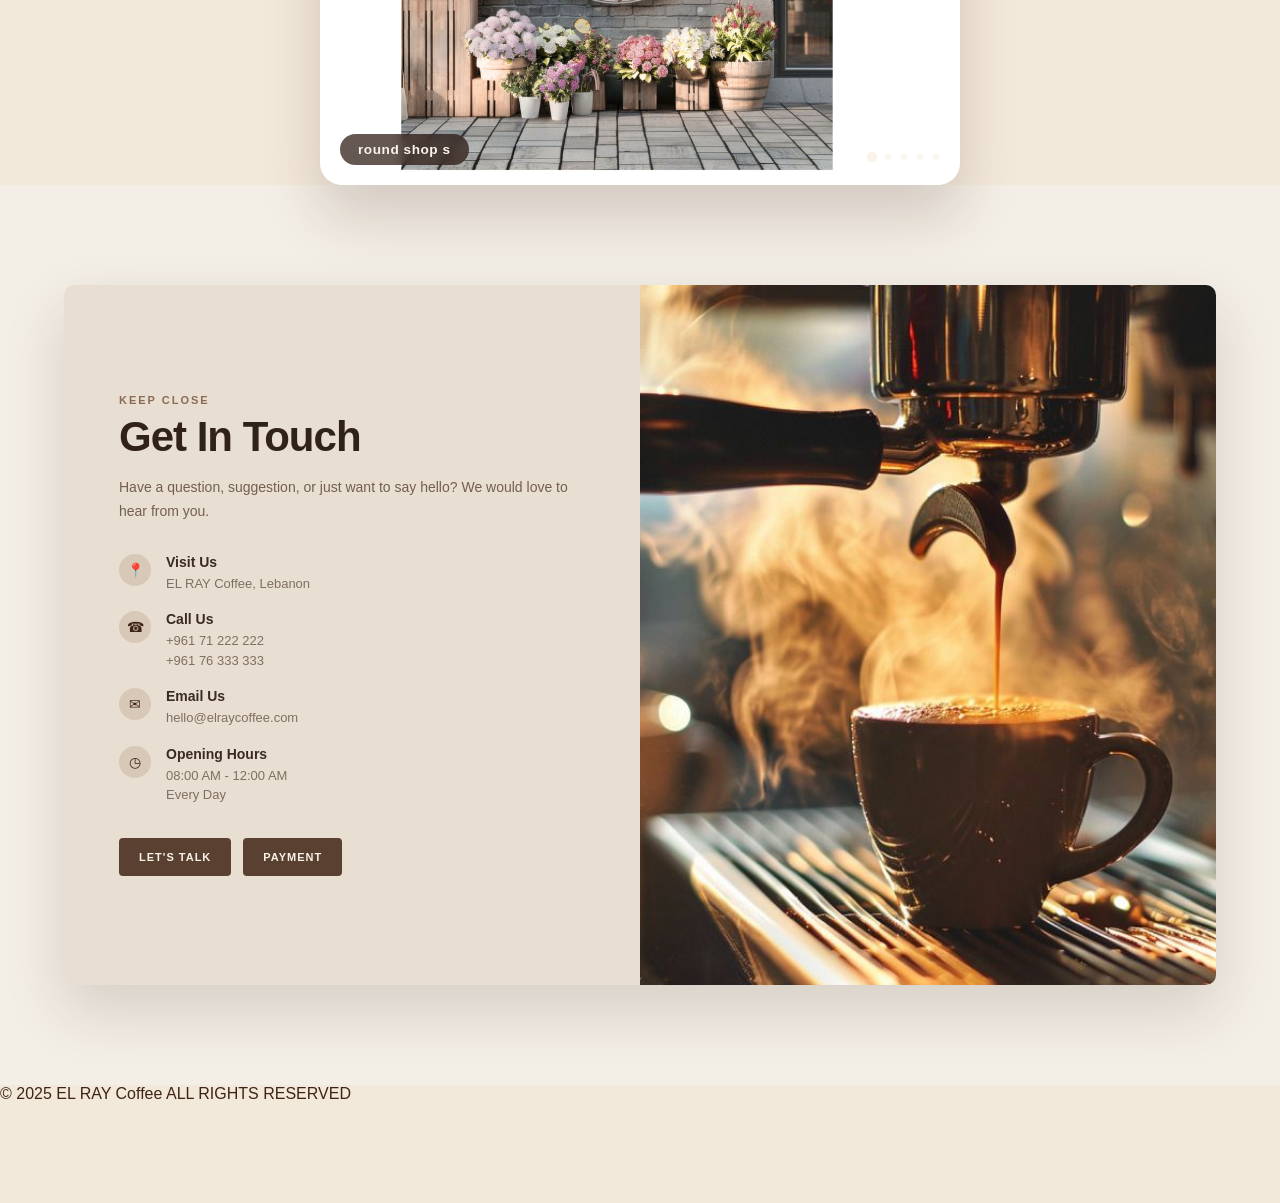
<file: ELRAy.html>
<!DOCTYPE html>
<html lang="en">

<head>
    <meta charset="UTF-8">
    <meta name="viewport" content="width=device-width, initial-scale=1.0">
    <title>EL RAy Coffee</title>
    <link rel="stylesheet" href="animations.css">
    <link rel="stylesheet" href="base.css">
    <link rel="stylesheet" href="best-seller.css">
    <link rel="stylesheet" href="blends.css">
    <link rel="stylesheet" href="buttons.css">
    <link rel="stylesheet" href="hero.css">
    <link rel="stylesheet" href="other-sections.css">
    <link rel="stylesheet" href="products.css">
    <link rel="stylesheet" href="responsive.css">
    <link rel="stylesheet" href="story.css">
    <link rel="stylesheet" href="ticker.css">
    <link rel="stylesheet" href="navbar.css">
    <link rel="stylesheet" href="contact.css">
    <link rel="stylesheet" href="testimonials.css">
    <link rel="preconnect" href="https://fonts.googleapis.com">
    <link rel="preconnect" href="https://fonts.gstatic.com" crossorigin>
    <link href="https://fonts.googleapis.com/css2?family=Playfair+Display:wght@600;700&family=Dancing+Script:wght@600&display=swap" rel="stylesheet">
    <link rel="stylesheet" href="logo.css">
    <link rel="stylesheet" href="merch.css">
</head>

<body>

    <!-- ==================================================
         NAVBAR
    ================================================== -->
    <nav class="navbar">

        <!-- LOGO -->
        <div class="logo">
            <video autoplay muted loop playsinline preload="auto">
                <source src="logo.mp4" type="video/mp4">
            </video>
        </div>

        <!-- LEFT -->
        <div class="nav-left">
            <a href="#story">Our Story</a>
            <a href="#best">Best Seller</a>
            <a href="#blends">COFFEE MENU</a>
        </div>

        <!-- RIGHT -->
        <div class="nav-right">
            <a href="#testimonial">Testimonial</a>
            <a href="#merch">Merch</a>
            <a href="#contact" class="contact-button">Contact Us</a>
        </div>

    </nav>


    <!-- ==================================================
         HERO
    ================================================== -->
    <section class="hero">

        <!-- BADGE -->
        <div class="badge">
            SPECIALTY COFFEE BEIRUT — EST. 2003
        </div>

        <!-- BIG TEXT -->
        <div class="hero-text">
            <h1 class="coffee-text">GOOD COFFEE.</h1>
            <h1 class="mood-text">GOOD MOOD.</h1>
        </div>

        <!-- COFFEE IMAGE -->
        <div class="coffee-wrapper">
            <img src="../photo/cofferay.png" alt="EL RAy Coffee" class="coffee">
        </div>

        <!-- BUTTONS -->
        <div class="hero-buttons">
            <a href="#contact" class="order-button">ORDER NOW</a>
            <a href="#best" class="shop-button">SHOP BEST SELLERS</a>
        </div>

        <!-- TICKER -->
        <div class="ticker">
            <div class="ticker-content">
                <span>FRESHLY ROASTED</span>
                <b>•</b>
                <span>SMALL BATCH</span>
                <b>•</b>
                <span>DELIVERED FRESH</span>
                <b>•</b>
                <span>FRESHLY ROASTED</span>
                <b>•</b>
                <span>SMALL BATCH</span>
                <b>•</b>
                <span>DELIVERED FRESH</span>
            </div>
        </div>

    </section>


    <!-- ==================================================
         OUR STORY
    ================================================== -->
    <section class="story-section" id="story">

        <!-- STORY HEADER -->
       <div class="story-top">

    <div class="story-header">
        <div class="story-label story-reveal">OUR STORY</div>

        <h2 class="story-title story-reveal">
            COFFEE IS MORE <br>
            <span>THAN A MOMENT.</span>
            IT'S A RITUAL.
        </h2>

        <p class="story-description story-reveal">
            We believe every memorable cup begins with carefully selected beans, thoughtful roasting, and a passion for turning everyday moments into something worth savoring.
        </p>

        <a href="#" class="story-button story-reveal">
            LEARN OUR STORY
        </a>
    </div>

    <!-- EL RAY IMAGE -->
    <div class="story-brand-image story-reveal">
        <img src="../photo/cup.png" alt="EL RAY">
    </div>

</div>
        <!-- STORY VALUES -->
        <div class="story-values">

            <!-- CARD 1 -->
            <div class="story-card story-reveal">
                <div class="story-image">
                    <img src="../photo/grain.png" alt="Specialty Coffee Beans">
                </div>
                <h3>SPECIALTY GRADE BEANS</h3>
                <p>Carefully selected beans sourced from trusted farms, chosen for their rich character and exceptional flavor.</p>
            </div>

            <!-- CARD 2 -->
            <div class="story-card story-reveal">
                <div class="story-image">
                    <img src="../photo/rosted.png" alt="Coffee Roasting">
                </div>
                <h3>SMALL BATCH ROASTED</h3>
                <p>Roasted in limited batches to preserve freshness, aroma, and exceptional taste.</p>
            </div>

            <!-- CARD 3 -->
            <div class="story-card story-reveal">
                <div class="story-image">
                    <img src="../photo/hot.png" alt="Fresh Coffee Delivery">
                </div>
                <h3>DELIVERED FRESH</h3>
                <p>Packed with care and delivered straight to your door at its freshest.</p>
            </div>

        </div>

    </section>


    <!-- ==================================================
         BEST SELLERS
    ================================================== -->
    <section class="best-seller" id="best">

        <div class="best-seller-header">
            <div>
                <p class="section-label">OUR FAVORITES</p>
                <h2>BEST SELLER</h2>
            </div>
            <a href="#blends" class="view-all">
                VIEW ALL <span></span>
            </a>
        </div>

        <div class="products">

            <!-- PRODUCT 1 -->
            <article class="product-card">
                <div class="product-image">
                    <img src="../photo/ice coffe.png" alt="Signature Coffee">
                </div>
                <div class="product-main">
                    <h3>Ice Coffee</h3>
                    <button class="product-toggle" aria-label="Show product details">+</button>
                </div>
                <div class="product-details">
                    <p class="details-title">FLAVOR NOTES</p>
                    <p class="details-text">Smooth · Creamy ·  Refreshing · Lighty Sweet</p>
                    <div class="product-bottom">
                        <span>$5.50</span>
                        <span>350ml</span>
                    </div>
                </div>
            </article>

            <!-- PRODUCT 2 -->
            <article class="product-card">
                <div class="product-image">
                    <img src="../photo/irish.png" alt="Beirut Blend">
                </div>
                <div class="product-main">
                    <h3>Irish Coffee</h3>
                    <button class="product-toggle" aria-label="Show product details">+</button>
                </div>
                <div class="product-details">
                    <p class="details-title">FLAVOR NOTES</p>
                    <p class="details-text">Coffee · Whiskey  · Cream · Caramel</p>
                    <div class="product-bottom">
                        <span>$6.00</span>
                        <span>250ml</span>
                    </div>
                </div>
            </article>

            <!-- PRODUCT 3 -->
            <article class="product-card">
                <div class="product-image">
                    <img src="../photo/cappuccino.png" alt="House Roast">
                </div>
                <div class="product-main">
                    <h3>Cappuccino</h3>
                    <button class="product-toggle" aria-label="Show product details">+</button>
                </div>
                <div class="product-details">
                    <p class="details-title">FLAVOR NOTES</p>
                    <p class="details-text">Espresso · Steamed Milk · Creamy Foam</p>
                    <div class="product-bottom">
                        <span>$5.00</span>
                        <span>250ml</span>
                    </div>
                </div>
            </article>

        </div>

    </section>


    <!-- ==================================================
         OUR BLENDS
    ================================================== -->
    <section id="blends" class="other-section blends-section">
        <h2>COFFEE MENU</h2>

        <div class="blends-grid">

            <!-- PRODUCT 4 -->
            <article class="product-card">
                <div class="product-image">
                    <img src="../photo/affogato.png" alt="Affogato">
                </div>

                <div class="product-main">
                    <h3>Affogato</h3>
                    <button class="product-toggle" aria-label="Show product details">+</button>
                </div>

                <div class="product-details">
                    <p class="details-title">FLAVOR NOTES</p>
                    <p class="details-text">Espresso · Vanilla · Creamy · Sweet</p>

                    <div class="product-bottom">
                        <span>$5.50</span>
                        <span>200ml</span>
                    </div>
                </div>
            </article>


            <!-- PRODUCT 5 -->
            <article class="product-card">
                <div class="product-image">
                    <img src="../photo/americano.png" alt="Americano">
                </div>

                <div class="product-main">
                    <h3>Americano</h3>
                    <button class="product-toggle" aria-label="Show product details">+</button>
                </div>

                <div class="product-details">
                    <p class="details-title">FLAVOR NOTES</p>
                    <p class="details-text">Bold · Smooth · Rich · Balanced</p>

                    <div class="product-bottom">
                        <span>$4.00</span>
                        <span>250ml</span>
                    </div>
                </div>
            </article>


            <!-- PRODUCT 6 -->
            <article class="product-card">
                <div class="product-image">
                    <img src="../photo/arabic.png" alt="Arabic Coffee">
                </div>

                <div class="product-main">
                    <h3>Arabic Coffee</h3>
                    <button class="product-toggle" aria-label="Show product details">+</button>
                </div>

                <div class="product-details">
                    <p class="details-title">FLAVOR NOTES</p>
                    <p class="details-text">Cardamom · Aromatic · Light · Traditional</p>

                    <div class="product-bottom">
                        <span>$4.50</span>
                        <span>100ml</span>
                    </div>
                </div>
            </article>


            <!-- PRODUCT 7 -->
            <article class="product-card">
                <div class="product-image">
                    <img src="../photo/cortado.png" alt="Cortado">
                </div>

                <div class="product-main">
                    <h3>Cortado</h3>
                    <button class="product-toggle" aria-label="Show product details">+</button>
                </div>

                <div class="product-details">
                    <p class="details-title">FLAVOR NOTES</p>
                    <p class="details-text">Espresso · Warm Milk · Smooth · Balanced</p>

                    <div class="product-bottom">
                        <span>$4.50</span>
                        <span>120ml</span>
                    </div>
                </div>
            </article>


            <!-- PRODUCT 8 -->
            <article class="product-card">
                <div class="product-image">
                    <img src="../photo/esspresso.png" alt="Espresso">
                </div>

                <div class="product-main">
                    <h3>Espresso</h3>
                    <button class="product-toggle" aria-label="Show product details">+</button>
                </div>

                <div class="product-details">
                    <p class="details-title">FLAVOR NOTES</p>
                    <p class="details-text">Strong · Rich · Intense · Aromatic</p>

                    <div class="product-bottom">
                        <span>$3.50</span>
                        <span>60ml</span>
                    </div>
                </div>
            </article>


            <!-- PRODUCT 9 -->
            <article class="product-card">
                <div class="product-image">
                    <img src="../photo/expresso.png" alt="Expressi">
                </div>

                <div class="product-main">
                    <h3>Expressi</h3>
                    <button class="product-toggle" aria-label="Show product details">+</button>
                </div>

                <div class="product-details">
                    <p class="details-title">FLAVOR NOTES</p>
                    <p class="details-text">Intense · Smooth · Bold · Aromatic</p>

                    <div class="product-bottom">
                        <span>$4.00</span>
                        <span>60ml</span>
                    </div>
                </div>
            </article>


            <!-- PRODUCT 10 -->
            <article class="product-card">
                <div class="product-image">
                    <img src="../photo/frapuccino.png" alt="Frappuccino">
                </div>

                <div class="product-main">
                    <h3>Frappuccino</h3>
                    <button class="product-toggle" aria-label="Show product details">+</button>
                </div>

                <div class="product-details">
                    <p class="details-title">FLAVOR NOTES</p>
                    <p class="details-text">Cold · Creamy · Chocolate · Sweet</p>

                    <div class="product-bottom">
                        <span>$6.00</span>
                        <span>350ml</span>
                    </div>
                </div>
            </article>


            <!-- PRODUCT 11 -->
            <article class="product-card">
                <div class="product-image">
                    <img src="../photo/mocha.png" alt="Mocha">
                </div>

                <div class="product-main">
                    <h3>Mocha</h3>
                    <button class="product-toggle" aria-label="Show product details">+</button>
                </div>

                <div class="product-details">
                    <p class="details-title">FLAVOR NOTES</p>
                    <p class="details-text">Espresso · Chocolate · Milk · Sweet</p>

                    <div class="product-bottom">
                        <span>$5.50</span>
                        <span>250ml</span>
                    </div>
                </div>
            </article>


            <!-- PRODUCT 12 -->
            <article class="product-card">
                <div class="product-image">
                    <img src="../photo/latte.png" alt="Latte">
                </div>

                <div class="product-main">
                    <h3>Latte</h3>
                    <button class="product-toggle" aria-label="Show product details">+</button>
                </div>

                <div class="product-details">
                    <p class="details-title">FLAVOR NOTES</p>
                    <p class="details-text">Espresso · Steamed Milk · Creamy · Smooth</p>

                    <div class="product-bottom">
                        <span>$5.00</span>
                        <span>250ml</span>
                    </div>
                </div>
            </article>

        </div>

    </section>


    <!-- ==================================================
         TESTIMONIALS
    ================================================== -->
    <section id="testimonial" class="testimonial-section">

        <div class="testimonial-bg">
            <img src="photo/cozy.png" alt="" class="testimonial-bg-img">
            <div class="testimonial-overlay"></div>
        </div>

        <div class="testimonial-content">

            <h2 class="testimonial-title">REVIEWS</h2>
            <p class="testimonial-subtitle">From our clients</p>

            <div class="testimonial-list">

                <div class="t-card-new reveal">
                    <div class="t-avatar-blob">LM</div>
                    <div class="t-header-row">
                        <h3 class="t-name-new">Layla Mansour</h3>
                        <div class="t-stars-new">★★★★★</div>
                    </div>
                    <p class="t-quote-new">Thank you for the fast delivery — the ice coffee is smooth, creamy, and perfectly balanced!</p>
                </div>

                <div class="t-card-new reveal">
                    <div class="t-avatar-blob">KA</div>
                    <div class="t-header-row">
                        <h3 class="t-name-new">Karim Al-Amin</h3>
                        <div class="t-stars-new">★★★★★</div>
                    </div>
                    <p class="t-quote-new">EL RAY truly understands specialty coffee. Their Arabic coffee is unlike anything else.</p>
                </div>

                <div class="t-card-new reveal">
                    <div class="t-avatar-blob">SR</div>
                    <div class="t-header-row">
                        <h3 class="t-name-new">Sarah Rizk</h3>
                        <div class="t-stars-new">★★★★★</div>
                    </div>
                    <p class="t-quote-new">The atmosphere is warm and the staff genuinely passionate about what they serve. Loved it!</p>
                </div>

            </div>

            <p class="testimonial-handle">@ELRAYCOFFEE</p>

        </div>

    </section>


    <!-- ==================================================
         MERCH — Logo on cups & clothing
    ================================================== -->
    <section id="merch" class="merch-section">

        <div class="merch-hero">
            <div class="merch-hero-label">WEAR THE BRAND</div>
            <h1 class="merch-hero-title">
                <span class="line">CUPS </span>
                <span class="line accent">& CLOTHING.</span>
                
            </h1>
            <p class="merch-hero-sub">Our logo, off the cup and onto everything else — mugs, tumblers, tees, and hoodies made for coffee people.</p>
            <a href="#merch" class="merch-cta">
                <span>VIEW MERCH</span>
                <svg width="16" height="16" viewBox="0 0 16 16" fill="none"><path d="M3 8h10M9 4l4 4-4 4" stroke="currentColor" stroke-width="1.5" stroke-linecap="round" stroke-linejoin="round"/></svg>
            </a>
        </div>
       
        <!-- AUTO-ROTATING SHOWCASE -->
        <div class="merch-carousel" id="merchCarousel" aria-roledescription="carousel" aria-label="Merch showcase">
                <div class="merch-slide active" data-caption="Round Shop Sign">
                    <div class="merch-img-placeholder">
                        <div class="img-inner">
                            <span class="img-label">Round Shop Sign 4</span>
                            <p class="img-hint"><img src="photo/2.png"></p>
                        </div>       
                    </div>
                </div>
              <div class="merch-slide" data-caption="EL RAY CARD">
                    <div class="merch-img-placeholder">
                        <div class="img-inner">
                            <span class="img-label">Card </span>
                            <p class="img-hint"><img src="photo/card.png"></p>
                        </div>

                    </div>
                </div>

            <div class="merch-carousel-track">

                <div class="merch-slide " data-caption="EL RAY CUP">
                    <div class="merch-img-placeholder">
                        <div class="img-inner">
                            <span class="img-label">Cup</span>
                            <p class="img-hint"> <img src="photo/cup2.png" alt="EL RAY Hoodie"> </p>
                        </div>
                    </div>
                </div>

              

                <div class="merch-slide" data-caption="EL RAY PAPER BAG">
                    <div class="merch-img-placeholder">
                        <div class="img-inner">
                            <span class="img-label">paper bag </span>
                            <p class="img-hint"><img src="photo/Blue Minimalist Paper Bag Mockup Instagram Story.png" > </p>
                        </div>
                    </div>
                </div>

               

                <div class="merch-slide" data-caption="EL RAy Apron">
                    <div class="merch-img-placeholder">
                        <div class="img-inner">
                            <span class="img-label">Apron</span>
                            <p class="img-hint"><img src="photo/3.png" alt="EL RAY Tote Bag"></p>
                        </div>
                    </div>
                </div>

            </div>

            <p class="merch-carousel-caption" id="merchCarouselCaption" aria-live="polite">round shop s</p>

            <button class="merch-carousel-arrow prev" aria-label="Previous slide">‹</button>
            <button class="merch-carousel-arrow next" aria-label="Next slide">›</button>

            <div class="merch-carousel-dots" id="merchCarouselDots"></div>

        </div>

    <!-- ==================================================
         CONTACT
    ================================================== -->
    <section class="contact-section" id="contact">

        <div class="contact-container">


            <!-- ==============================
                 LEFT — THREE PAGES
            =============================== -->

            <div class="contact-flip">

                <div
                    class="contact-pages show-get"
                    id="contactPages"
                >


                    <!-- =========================
                         PAGE 1 — GET IN TOUCH
                    ========================== -->

                    <div class="contact-page">

                        <span class="small-title">
                            KEEP CLOSE
                        </span>

                        <h2>
                            Get In Touch
                        </h2>

                        <p class="description">
                            Have a question, suggestion,
                            or just want to say hello?
                            We would love to hear from you.
                        </p>


                        <!-- LOCATION -->

                        <div class="info-item">

                            <div class="icon">
                                📍
                            </div>

                            <div>

                                <h4>
                                    Visit Us
                                </h4>

                                <p>
                                    EL RAY Coffee, Lebanon
                                </p>

                            </div>

                        </div>


                        <!-- PHONE -->

                        <div class="info-item">

                            <div class="icon">
                                ☎
                            </div>

                            <div>

                                <h4>
                                    Call Us
                                </h4>

                                <p>
                                    +961 71 222 222
                                </p>

                                <p>
                                    +961 76 333 333
                                </p>

                            </div>

                        </div>


                        <!-- EMAIL -->

                        <div class="info-item">

                            <div class="icon">
                                ✉
                            </div>

                            <div>

                                <h4>
                                    Email Us
                                </h4>

                                <p>
                                    hello@elraycoffee.com
                                </p>

                            </div>

                        </div>


                        <!-- OPENING HOURS -->

                        <div class="info-item">

                            <div class="icon">
                                ◷
                            </div>

                            <div>

                                <h4>
                                    Opening Hours
                                </h4>

                                <p>
                                    08:00 AM - 12:00 AM
                                </p>

                                <p>
                                    Every Day
                                </p>

                            </div>

                        </div>


                        <!-- ACTIONS -->

                        <div class="contact-actions">

                            <button
                                onclick="showPage('talk')"
                            >
                                LET'S TALK
                            </button>

                            <button
                                onclick="showPage('payment')"
                            >
                                PAYMENT
                            </button>

                        </div>

                    </div>


                    <!-- =========================
                         PAGE 2 — LET'S TALK
                    ========================== -->

                    <div class="contact-page">

                        <span class="form-small-title">
                            YOUR DETAILS
                        </span>

                        <h2>
                            Let's Talk
                        </h2>

                        <p class="form-description">
                            Let us know how we can
                            get back to you.
                        </p>


                        <form action="contact.php" method="post" id="contactForm">

                            <div class="form-row">


                                <!-- NAME -->

                                <div class="input-box">

                                    <label>
                                        NAME *
                                    </label>

                                    <input
                                        type="text"
                                        name="name"
                                        placeholder="Your Name"
                                        required
                                    >

                                </div>


                                <!-- EMAIL -->

                                <div class="input-box">

                                    <label>
                                        EMAIL ADDRESS *
                                    </label>

                                    <input
                                        type="email"
                                        name="email"
                                        placeholder="Email@example.com"
                                        required
                                    >

                                </div>

                            </div>


                            <!-- SUBJECT -->

                            <div class="input-box">

                                <label>
                                    SUBJECT *
                                </label>

                                <input
                                    type="text"
                                    name="Subject"
                                    placeholder="Subject"
                                    required
                                >

                            </div>


                            <!-- MESSAGE -->

                            <div class="input-box">

                                <label>
                                    COMMENTS / QUESTIONS *
                                </label>

                                <textarea
                                    name="message"
                                    placeholder="Your Question"
                                    rows="6"
                                    required
                                ></textarea>

                            </div>


                            <button type="submit">
                                CONTACT US
                            </button>
                            <div id="successMessage" style="display: none;"></div>

                        </form>


                        <button
                            class="back-button"
                            onclick="showPage('get')"
                        >
                            ← GET IN TOUCH
                        </button>

                    </div>


                    <!-- =========================
                         PAGE 3 — PAYMENT
                    ========================== -->

                    <div class="contact-page">

                        <span class="small-title">
                            EASY & SECURE
                        </span>

                        <h2>
                            Payment Methods
                        </h2>

                        <p class="description">
                            Choose the payment method
                            that works best for you.
                        </p>


                        <!-- credit /debit card -->

                        <div class="payment-method">

                            <div class="payment-icon">
                                💳
                            </div>

                            <div>

                                <h4>
                                    Credit / Debit Card
                                </h4>

                                <p>
                                    Secure card payment
                                    available in store
                                </p>

                            </div>

                        </div>
                        <button id="payButton" class="pay-button " type="button">
                            PAY WITH CARD
                        </button>
                        <p
                            id="paymentMessage"
                            class="payment-message">
                        </p>
                        <button class="back-button" onclick="goBack()">
                            <-BACK
                        </button>

                        <!-- wish money -->

                        <div class="payment-method">

                            <div class="payment-icon">
                                💳
                            </div>

                            <div>

                                <h4>
                                    WISH Money
                                </h4>

                                <p>
                                    Local digital payment 
                                    available in Lebanon
                                </p>

                            </div>

                        </div>


                        <!-- CASH -->

                        <div class="payment-method">

                            <div class="payment-icon">
                                💵
                            </div>

                            <div>

                                <h4>
                                    Cash
                                </h4>

                                <p>
                                    Pay directly at the cafe or 
                                    upon delivery
                                </p>

                            </div>

                        </div>


                        <button
                            class="back-button"
                            onclick="showPage('get')"
                        >
                            ← GET IN TOUCH
                        </button>

                    </div>

                </div>

            </div>


            <!-- ==============================
                 RIGHT — IMAGE
            =============================== -->

            <div class="contact-image">

                <img
                    src="photo/contact.png"
                    alt="EL RAY Coffee"
                >

            </div>

        </div>

    </section>


    <footer class="footer">
        <span>© 2025 EL RAY Coffee</span>
        <span>ALL RIGHTS RESERVED</span>
    </footer>


    <!-- JAVASCRIPT -->
    <script src="x.js"></script>
    <script src="merch.js"></script>

</body>
</html>
</file>
<file: animations.css>
/* ==================================================
   ANIMATIONS.CSS
   كل الأنيميشن والـ keyframes بالموقع
================================================== */
.page-loaded .badge {
    animation: badgeIn 0.8s cubic-bezier(0.2, 0.8, 0.2, 1) 0.2s forwards;
}

@keyframes badgeIn {
    to {
        opacity: 1;
        transform: translateX(-50%) translateY(0);
    }
}

.page-loaded .coffee-text,
.page-loaded .mood-text {
    animation: textDrop 1.1s cubic-bezier(0.16, 1, 0.3, 1) forwards;
}

.page-loaded .coffee-text { animation-delay: 0.45s; }
.page-loaded .mood-text { animation-delay: 0.6s; }

@keyframes textDrop {
    to {
        opacity: 1;
        transform: translateY(0);
    }
}

.page-loaded .coffee-wrapper {
    animation: coffeeRise 1.3s cubic-bezier(0.16, 1, 0.3, 1) 0.5s forwards;
}

@keyframes coffeeRise {
    0% {
        opacity: 0;
        transform: translateX(-50%) translateY(300px) scale(0.8);
    }
    70% {
        opacity: 1;
        transform: translateX(-50%) translateY(-15px) scale(1.03);
    }
    100% {
        opacity: 1;
        transform: translateX(-50%) translateY(0) scale(1);
    }
}

.page-loaded .hero-buttons {
    animation: buttonsIn 0.8s cubic-bezier(0.2, 0.8, 0.2, 1) 1.1s forwards;
}

@keyframes buttonsIn {
    to {
        opacity: 1;
        transform: translateX(-50%) translateY(0);
    }
}

@keyframes tickerMove {
    from { transform: translateX(0); }
    to { transform: translateX(-50%); }
}
</file>
<file: base.css>
/* ==================================================
   BASE.CSS
   Reset + عناصر أساسية مشتركة بكل الموقع
================================================== */
* {
    margin: 0;
    padding: 0;
    box-sizing: border-box;
}

html {
    scroll-behavior: smooth;
}

body {
    font-family: Arial, Helvetica, sans-serif;
    background: #F3E8D5;
    color: #2B1A14;
    overflow-x: hidden;
}
img,
video {
    max-width: 100%;
    height: auto;
}
</file>
<file: best-seller.css>
.best-seller {
    background: #2B1A14;
    color: #FFF9EF;
    padding: 110px 7% 120px;
    position: relative;
    overflow: hidden;
}

.best-seller::before,
.best-seller::after {
    content: "";
    position: absolute;
    left: 0;
    width: 100%;
    height: 28px;
    background-color: #FFF9EF;
    background-image:
        linear-gradient(45deg, #B88962 25%, transparent 25%),
        linear-gradient(-45deg, #B88962 25%, transparent 25%),
        linear-gradient(45deg, transparent 75%, #B88962 75%),
        linear-gradient(-45deg, transparent 75%, #B88962 75%);
    background-size: 28px 28px;
    background-position: 0 0, 0 14px, 14px -14px, -14px 0;
}

.best-seller::before { top: 0; }
.best-seller::after { bottom: 0; }

.best-seller-header {
    display: flex;
    justify-content: space-between;
    align-items: center;
    margin-bottom: 65px;
}

.section-label {
    font-size: 11px;
    letter-spacing: 3px;
    color: #B88962;
    margin-bottom: 12px;
}

.best-seller-header h2 {
    font-size: clamp(42px, 6vw, 82px);
    line-height: 0.9;
    margin: 0;
    font-weight: 500;
    letter-spacing: -3px;
}
/* ==============================
   BEST SELLER - MOBILE
============================== */

/* ==============================
   BEST SELLER - MOBILE
============================== */

@media (max-width: 768px) {

    .best-seller {
        padding: 60px 14px 65px;
    }

    .best-seller-header {
        flex-direction: column;
        align-items: flex-start;
        gap: 12px;
        margin-bottom: 25px;
    }

    .section-label {
        font-size: 9px;
        letter-spacing: 2px;
        margin-bottom: 7px;
    }

    .best-seller-header h2 {
        font-size: clamp(34px, 10vw, 46px);
        line-height: 0.95;
        letter-spacing: -1.5px;
    }

    .best-seller::before,
    .best-seller::after {
        height: 16px;
        background-size: 16px 16px;
        background-position:
            0 0,
            0 8px,
            8px -8px,
            -8px 0;
    }
}


@media (max-width: 480px) {

    .best-seller {
        padding: 50px 12px 55px;
    }

    .best-seller-header {
        margin-bottom: 20px;
    }

    .best-seller-header h2 {
        font-size: 36px;
    }
}
</file>
<file: blends.css>
/* ==================================================
   BLENDS.CSS
   قسم "Our Blends" بهويته الخاصة (مش نسخة عن
   best-seller.css). شكل الكارد نفسه بـ products.css،
   بس توزيع الشبكة هون خاص فيه.
================================================== */
.blends-section {
    min-height: auto;
    display: block !important;
    padding: 110px 7% 120px;
    text-align: center;
}

.blends-section h2 {
    
    display: block;
    width: 100%;
    margin: 0 0 60px;
}

.blends-grid {
    display: grid;
    grid-template-columns: repeat(3, minmax(0, 1fr));
    gap: 30px;
    width: 100%;
    align-items: start;
    text-align: left;
}
/* ==============================
   OUR BLENDS - RESPONSIVE
============================== */

@media (max-width: 900px) {

    .blends-section {
        padding: 90px 5% 100px;
    }

    .blends-section h2 {
        margin-bottom: 45px;
    }

    .blends-grid {
        grid-template-columns: repeat(2, minmax(0, 1fr));
        gap: 24px;
    }
}

@media (max-width: 600px) {

    .blends-section {
        padding: 70px 16px 80px;
    }

    .blends-section h2 {
        margin-bottom: 35px;
    }

    .blends-grid {
        grid-template-columns: 1fr;
        gap: 28px;
        width: 100%;
    }

    .blends-grid > * {
        width: 100%;
        max-width: 100%;
        margin: 0 auto;
    }
}
</file>
<file: buttons.css>
/* ==================================================
   BUTTONS.CSS
   كل الأزرار/الكبسات بالموقع بمكان واحد:
   أزرار الهيرو، زر ستوري، زر view-all الدائري،
   وزر الـ + تبع كل كارد منتج
================================================== */

/* أزرار الهيرو (ORDER NOW / SHOP BEST SELLERS) */
.hero-buttons a {
    display: flex;
    align-items: center;
    justify-content: center;
    min-width: 125px;
    padding: 12px 20px;
    text-decoration: none;
    font-size: 9px;
    font-weight: 800;
    text-transform: uppercase;
    border-radius: 25px;
    transition: all 0.25s ease;
}

.hero-buttons a:hover {
    transform: translateY(-3px);
    box-shadow: 0 8px 20px rgba(43, 26, 20, 0.15);
}

.order-button {
    background: #B88962;
    color: #FFF9EF;
}

.shop-button {
    background: #FFF9EF;
    color: #2B1A14;
    border: 1px solid #2B1A14;
}

/* زر LEARN OUR STORY */
.story-button {
    display: inline-flex;
    align-items: center;
    justify-content: center;
    margin-top: 28px;
    padding: 13px 22px;
    background: #B88962;
    color: #FFF9EF;
    text-decoration: none;
    border-radius: 30px;
    font-size: 9px;
    font-weight: 800;
    text-transform: uppercase;
    transition: all 0.25s ease;
}

.story-button:hover {
    background: #4A2C20;
    transform: translateY(-3px);
}

/* زر VIEW ALL - دائرة بيج كاملة (نص + سهم سوا) */
.view-all {
    display: inline-flex;
    flex-direction: column;
    align-items: center;
    justify-content: center;
    gap: 4px;
    width: 100px;
    height: 100px;
    border-radius: 50%;
    background: #B88962;
    color: #2B1A14;
    text-decoration: none;
    font-size: 10px;
    font-weight: 800;
    letter-spacing: 1.5px;
    text-align: center;
    line-height: 1.3;
    transition: transform 0.3s ease, background 0.3s ease, color 0.3s ease;
}

.view-all span {
    display: block;
    font-size: 16px;
    color: #2B1A14;
}

.view-all:hover {
    transform: scale(1.06);
    background: #FFF9EF;
    color: #2B1A14;
}

.view-all:hover span {
    color: #2B1A14;
}

/* زر + تبع كل كارد منتج (best seller و blends) */
.product-toggle {
    width: 32px;
    height: 32px;
    border: 1px solid #B88962;
    border-radius: 50%;
    background: transparent;
    color: #2B1A14;
    font-size: 20px;
    cursor: pointer;
    display: flex;
    align-items: center;
    justify-content: center;
    transition: all 0.3s ease;
}

.product-card.active .product-toggle {
    transform: rotate(45deg);
    background: #2B1A14;
    color: #FFF9EF;
}
/* ==============================
   BUTTONS - RESPONSIVE
============================== */

@media (max-width: 768px) {

    /* HERO BUTTONS */
    .hero-buttons {
        gap: 10px;
    }

    .hero-buttons a {
        min-width: 130px;
        padding: 11px 16px;
        font-size: 9px;
    }

    /* STORY BUTTON */
    .story-button {
        margin-top: 22px;
        padding: 12px 20px;
        font-size: 9px;
    }

    /* VIEW ALL */
    .view-all {
        width: 82px;
        height: 82px;
        font-size: 8px;
        letter-spacing: 1px;
    }

    .view-all span {
        font-size: 14px;
    }

    /* PRODUCT + BUTTON */
    .product-toggle {
        width: 36px;
        height: 36px;
        font-size: 19px;
        flex-shrink: 0;
    }
}


@media (max-width: 480px) {

    .hero-buttons {
        width: 100%;
        justify-content: center;
        gap: 8px;
    }

    .hero-buttons a {
        min-width: 120px;
        padding: 10px 14px;
        font-size: 8px;
    }

    .story-button {
        padding: 11px 18px;
    }

    .view-all {
        width: 72px;
        height: 72px;
        font-size: 7px;
    }

    .product-toggle {
        width: 34px;
        height: 34px;
    }
}
</file>
<file: hero.css>
/* ==================================================
   HERO.CSS
   تخطيط قسم الهيرو (الأزرار بـ buttons.css،
   الأنيميشن بـ animations.css)
================================================== */
.hero {
    position: relative;
    min-height: 100vh;
    padding-top: 90px;
    overflow: hidden;
    display: flex;
    align-items: center;
    justify-content: center;
    background: #F3E8D5;
}

.badge {
    position: absolute;
    top: 145px;
    left: 50%;
    background: #2B1A14;
    color: #FFF9EF;
    padding: 8px 16px;
    border-radius: 30px;
    font-size: 9px;
    letter-spacing: 1.5px;
    font-weight: 700;
    z-index: 20;
    opacity: 0;
    transform: translateX(-50%) translateY(-40px);
}

.hero-text {
    position: absolute;
    top: 235px;
    left: 50%;
    width: 100%;
    transform: translateX(-50%);
    text-align: center;
    z-index: 5;
}

.hero-text h1 {
    margin: 0;
    padding: 0;
    font-family: Impact, "Arial Narrow", Arial, sans-serif;
    font-size: clamp(75px, 10vw, 155px);
    line-height: 0.78;
    letter-spacing: -4px;
    white-space: nowrap;
}

.coffee-text {
    color: #2B1A14;
    opacity: 0;
    transform: translateY(-180px);
}

.mood-text {
    color: #B88962;
    opacity: 0;
    transform: translateY(-180px);
}

.coffee-wrapper {
    position: absolute;
    left: 50%;
    bottom: -80px;
    transform: translateX(-50%) translateY(300px);
    z-index: 15;
    opacity: 0;
    width: 380%;
    display: flex;
    justify-content: center;
    align-items: flex-end;
}

.coffee {
    width: 380px;
    max-width: 380%;
    height: auto;
    max-height: 430px;
    object-fit: contain;
    display: block;
    filter: drop-shadow(0 25px 25px rgba(43, 26, 20, 0.25));
}

.hero-buttons {
    position: absolute;
    left: 50%;
    bottom: 145px;
    transform: translateX(-50%) translateY(80px);
    display: flex;
    gap: 10px;
    z-index: 30;
    opacity: 0;
}
</file>
<file: other-sections.css>
/* ==================================================
   OTHER-SECTIONS.CSS
   الأقسام العامة اللي لسا فاضية (Testimonials, Journal,
   Contact). قسم Blends خرج من هون وصار إله ملف خاص
   blends.css لأنه فيه محتوى فعلي.
================================================== */
.other-section {
    min-height: 100vh;
    display: flex;
    align-items: center;
    justify-content: center;
    background: #E8DCC8;
}

.other-section:nth-child(even) {
    background: #D8C5AD;
}

.other-section h2 {
    font-size: 70px;
    color: #4A2C20;
}
</file>
<file: products.css>
/* ==================================================
   PRODUCTS.CSS
   شكل الكارد المشترك (product-card) المستخدم بقسم
   Best Seller وقسم Blends. الشبكة (Grid) تبع Best
   Seller هون كمان؛ شبكة Blends إلها ملف خاص (blends.css).
   زر الـ + بـ buttons.css
================================================== */
.products {
    display: grid;
    grid-template-columns: repeat(3, 1fr);
    gap: 30px;
    width: 100%;
    align-items: start;
}

.product-card {
    background: #F3E8D5;
    color: #2B1A14;
    padding: 18px;
    border-radius: 8px;
    cursor: pointer;
    transition: transform 0.35s ease, box-shadow 0.35s ease;
    display: flex;
    flex-direction: column;
}

.product-card:hover {
    transform: translateY(-8px);
    box-shadow: 0 12px 30px rgba(0, 0, 0, 0.22);
}

.product-image {
    width: 100%;
    height: 260px;
    background: #FFF9EF;
    border-radius: 6px;
    display: flex;
    align-items: center;
    justify-content: center;
    overflow: hidden;
}

.product-image img {
    max-width: 85%;
    max-height: 85%;
    object-fit: contain;
    transition: transform 0.4s ease;
}

.product-card:hover .product-image img {
    transform: scale(1.08);
}

.product-main {
    display: flex;
    justify-content: space-between;
    align-items: center;
    padding: 18px 0 8px;
}

.product-main h3 {
    font-size: 20px;
    font-weight: 700;
    margin: 0;
}

.product-details {
    max-height: 0;
    opacity: 0;
    overflow: hidden;
    transition: all 0.4s ease;
}

.product-card.active .product-details {
    max-height: 200px;
    opacity: 1;
    padding-top: 12px;
}

.details-title {
    font-size: 10px;
    letter-spacing: 2px;
    color: #B88962;
    margin-bottom: 6px;
    text-transform: uppercase;
}

.details-text {
    font-size: 13px;
    margin-bottom: 15px;
    color: #4A2C20;
    line-height: 1.5;
}

.product-bottom {
    display: flex;
    justify-content: space-between;
    border-top: 1px solid rgba(74, 44, 32, 0.15);
    padding-top: 12px;
    font-size: 13px;
    font-weight: bold;
}
</file>
<file: responsive.css>
/* ==================================================
   RESPONSIVE.CSS
   كل الـ media queries بمكان واحد
================================================== */
@media (max-width: 1000px) {
    .products,
    .blends-grid {
        grid-template-columns: repeat(2, 1fr);
    }
}

@media (max-width: 900px) {
    .navbar {
        padding: 0 20px;
    }

    .logo, .logo video {
        width: 85px;
        height: 55px;
    }

    .logo {
        margin-right: 20px;
    }

    .nav-left, .nav-right {
        gap: 10px;
    }

    .navbar a {
        font-size: 8px;
    }

    .hero-text h1 {
        font-size: clamp(50px, 13vw, 100px);
        letter-spacing: -2px;
    }

    .coffee {
        width: 300px;
    }

    .hero-buttons {
        bottom: 90px;
    }

    .story-top {
        flex-direction: column;
    }

    .story-header, .story-brand-image {
        width: 100%;
    }

    .story-section {
        padding: 100px 25px 80px;
    }

    .story-title {
        font-size: clamp(48px, 11vw, 85px);
        letter-spacing: -2px;
    }

    .story-description {
        font-size: 13px;
    }

    .story-values {
        grid-template-columns: 1fr;
        gap: 70px;
        margin-top: 80px;
    }

    .story-image {
        height: 160px;
    }

    .story-image img {
        width: 150px;
        max-height: 150px;
    }
}

@media (max-width: 800px) {
    .best-seller {
        padding: 90px 5% 100px;
    }

    .best-seller-header {
        align-items: flex-start;
        gap: 30px;
    }

    .best-seller-header h2 {
        font-size: 48px;
    }

    .blends-section {
        padding: 90px 5% 100px;
    }
}

@media (max-width: 600px) {
    .products,
    .blends-grid {
        grid-template-columns: 1fr;
    }

    .navbar {
        height: 75px;
    }

    .logo, .logo video {
        width: 75px;
        height: 45px;
    }

    .logo {
        margin-right: 15px;
    }

    .nav-left a:nth-child(2),
    .nav-left a:nth-child(3),
    .nav-right a:nth-child(1),
    .nav-right a:nth-child(2) {
        display: none;
    }

    .navbar a.contact-button {
        padding: 10px 14px;
    }

    .hero {
        padding-top: 75px;
    }

    .badge {
        top: 120px;
        font-size: 7px;
        white-space: nowrap;
    }

    .hero-text {
        top: 220px;
    }

    .hero-text h1 {
        font-size: clamp(48px, 15vw, 85px);
        letter-spacing: -2px;
    }

    .coffee {
        width: 280px;
    }

    .hero-buttons {
        bottom: 75px;
        flex-direction: column;
        width: 180px;
    }

    .hero-buttons a {
        width: 100%;
    }

    .ticker {
        height: 38px;
    }

    .other-section h2 {
        font-size: 45px;
    }
}
</file>
<file: story.css>
/* ==================================================
   STORY.CSS
   قسم "Our Story" (زر LEARN OUR STORY بـ buttons.css)
================================================== */
.story-section {
    position: relative;
    min-height: 100vh;
    padding: 130px 55px 100px;
    background: #FFF9EF;
    color: #2B1A14;
    overflow: hidden;
}

.story-top {
    display: flex;
    align-items: center;
    width: 100%;
    max-width: 1250px;
    margin: 0 auto;
    gap: 20px;
}

.story-header {
    width: 70%;
    text-align: left;
}

.story-brand-image {
    width: 30%;
    display: flex;
    justify-content: center;
    align-items: center;
}

.story-brand-image img {
    width: 300px;
    max-width: 100%;
    height: auto;
    object-fit: contain;
}

.story-label {
    display: inline-block;
    margin-bottom: 22px;
    padding: 8px 15px;
    background: #2B1A14;
    color: #FFF9EF;
    border-radius: 30px;
    font-size: 9px;
    font-weight: 800;
    letter-spacing: 2px;
}

.story-title {
    max-width: 1100px;
    margin: 0;
    font-family: Impact, "Arial Narrow", Arial, sans-serif;
    font-size: clamp(55px, 7vw, 110px);
    line-height: 0.82;
    letter-spacing: -3px;
    text-transform: uppercase;
}

.story-title span {
    color: #B88962;
}

.story-description {
    max-width: 760px;
    margin-top: 35px;
    font-size: 15px;
    line-height: 1.7;
    color: #6B5548;
}

.story-values {
    max-width: 1400px;
    margin: 100px auto 0;
    display: grid;
    grid-template-columns: repeat(3, 1fr);
    gap: 50px;
}

.story-card {
    text-align: center;
    position: relative;
}

.story-image {
    width: 100%;
    height: 190px;
    display: flex;
    align-items: center;
    justify-content: center;
    margin-bottom: 25px;
}

.story-image img {
    width: 180px;
    max-height: 180px;
    object-fit: contain;
    display: block;
    transition: transform 0.35s ease;
}

.story-card:hover .story-image img {
    transform: translateY(-8px) rotate(-2deg);
}

.story-card h3 {
    font-family: Impact, "Arial Narrow", Arial, sans-serif;
    font-size: 22px;
    letter-spacing: -0.5px;
    color: #2B1A14;
    margin-bottom: 13px;
}

.story-card p {
    max-width: 330px;
    margin: 0 auto;
    font-size: 12px;
    line-height: 1.7;
    color: #6B5548;
}

/* أنيميشن الظهور عند السكرول (Scroll reveal) */
.story-reveal {
    opacity: 0;
    transform: translateY(-90px);
}

.story-visible {
    opacity: 1;
    transform: translateY(0);
    transition: opacity 0.9s ease, transform 1.1s cubic-bezier(0.16, 1, 0.3, 1);
}

.story-label.story-visible { transition-delay: 0s; }
.story-title.story-visible { transition-delay: 0.12s; }
.story-description.story-visible { transition-delay: 0.24s; }
.story-button.story-visible { transition-delay: 0.36s; }
.story-card:nth-child(1).story-visible { transition-delay: 0.15s; }
.story-card:nth-child(2).story-visible { transition-delay: 0.3s; }
.story-card:nth-child(3).story-visible { transition-delay: 0.45s; }
</file>
<file: ticker.css>
/* ==================================================
   TICKER.CSS
   الشريط المتحرك بأسفل الهيرو (الأنيميشن بـ animations.css)
================================================== */
.ticker {
    position: absolute;
    left: 0;
    bottom: 0;
    width: 100%;
    height: 42px;
    background: #2B1A14;
    color: #FFF9EF;
    display: flex;
    align-items: center;
    overflow: hidden;
    z-index: 100;
}

.ticker-content {
    display: flex;
    align-items: center;
    gap: 20px;
    white-space: nowrap;
    font-size: 10px;
    font-weight: 700;
    letter-spacing: 1px;
    animation: tickerMove 18s linear infinite;
}

.ticker b {
    color: #B88962;
}
</file>
<file: navbar.css>
/* ==================================================
   NAVBAR.CSS
================================================== */
.navbar {
    position: absolute;
    top: 0;
    left: 0;
    width: 100%;
    height: 90px;
    padding: 0 55px;
    display: flex;
    align-items: center;
    background: rgba(243, 232, 213, 0.92);
    backdrop-filter: blur(10px);
    z-index: 1000;
}

.logo {
    display: flex;
    align-items: center;
    flex-shrink: 0;
    margin-right: 45px;
    width: 105px;
    height: 70px;
    overflow: hidden;
}

.logo video {
    width: 105px;
    height: 70px;
    display: block;
    object-fit: contain;
    opacity: 1;
    visibility: visible;
    background: transparent;
}

.nav-left {
    display: flex;
    align-items: center;
    gap: 28px;
}

.nav-right {
    display: flex;
    align-items: center;
    gap: 28px;
    margin-left: auto;
}

.navbar a {
    color: #2B1A14;
    text-decoration: none;
    font-size: 11px;
    font-weight: 700;
    text-transform: uppercase;
    transition: color 0.25s ease;
}

.navbar a:hover {
    color: #B88962;
}

.navbar a.contact-button {
    background: #B88962;
    color: #FFF9EF;
    padding: 12px 18px;
    border-radius: 3px;
    transition: all 0.25s ease;
}

.navbar a.contact-button:hover {
    background: #4A2C20;
    color: #FFF9EF;
    transform: translateY(-2px);
}
</file>
<file: contact.css>
* {
    margin: 0;
    padding: 0;
    box-sizing: border-box;
}


body {

    font-family:
        "Segoe UI",
        Tahoma,
        Geneva,
        Verdana,
        sans-serif;

    background: #050505;

    color: #3a2a21;

}


/* =========================================
   CONTACT SECTION
========================================= */

.contact-section {

    width: 100%;

    min-height: 100vh;

    padding: 70px 5%;

    background: #f3eee6;

    display: flex;

    align-items: center;

    justify-content: center;

}


/* =========================================
   MAIN CONTAINER
========================================= */

.contact-container {

    width: 100%;

    max-width: 1250px;

    display: grid;

    grid-template-columns: 1fr 1fr;

    gap: 0;

    overflow: hidden;

    border-radius: 10px;

    box-shadow:
        0 25px 60px
        rgba(65, 45, 32, 0.16);

}


/* =========================================
   LEFT SIDE
========================================= */

.contact-flip {

    width: 100%;

    height: 700px;

    overflow: hidden;

    position: relative;

}


/* =========================================
   THREE PAGES
========================================= */

.contact-pages {

    width: 300%;

    height: 100%;

    display: flex;

    transition:
        transform 0.9s
        cubic-bezier(.77, 0, .18, 1);

}


/* =========================================
   EACH PAGE
========================================= */

.contact-page {

    width: 33.3333%;

    height: 100%;

    flex-shrink: 0;

    padding: 55px;

    background: #e8ded1;

    display: flex;

    flex-direction: column;

    justify-content: center;

}


/* =========================================
   PAGE TRANSFORM
========================================= */

.contact-pages.show-get {

    transform: translateX(0);

}


.contact-pages.show-talk {

    transform: translateX(-33.3333%);

}


.contact-pages.show-payment {

    transform: translateX(-66.6666%);

}


/* =========================================
   TITLES
========================================= */

.small-title,
.form-small-title {

    display: block;

    margin-bottom: 10px;

    font-size: 11px;

    font-weight: 700;

    letter-spacing: 2px;

    color: #8b6b53;

}


.contact-page h2 {

    font-size: 42px;

    line-height: 1;

    margin-bottom: 18px;

    color: #302219;

    letter-spacing: -1px;

}


.description,
.form-description {

    max-width: 470px;

    margin-bottom: 30px;

    color: #725f50;

    font-size: 14px;

    line-height: 1.7;

}


/* =========================================
   CONTACT INFORMATION
========================================= */

.info-item {

    display: flex;

    align-items: flex-start;

    gap: 15px;

    margin-bottom: 18px;

}


.info-item .icon {

    width: 32px;

    height: 32px;

    display: flex;

    align-items: center;

    justify-content: center;

    background: #d8c8b7;

    border-radius: 50%;

    font-size: 14px;

}


.info-item h4 {

    margin-bottom: 4px;

    color: #3a2a21;

    font-size: 14px;

}


.info-item p {

    color: #806f63;

    font-size: 13px;

    line-height: 1.5;

}


/* =========================================
   MAIN BUTTONS
========================================= */

.contact-actions {

    display: flex;

    gap: 12px;

    margin-top: 15px;

}


.contact-actions button,
.contact-page form button {

    padding: 13px 20px;

    border: none;

    border-radius: 4px;

    background: #5a4030;

    color: #f8f1e8;

    font-size: 11px;

    font-weight: 700;

    letter-spacing: 1px;

    cursor: pointer;

    transition:
        background .3s ease,
        transform .3s ease;

}


.contact-actions button:hover,
.contact-page form button:hover {

    background: #76553d;

    transform: translateY(-2px);

}


/* =========================================
   FORM
========================================= */

.form-row {

    display: flex;

    gap: 15px;

}


.input-box {

    width: 100%;

    display: flex;

    flex-direction: column;

    margin-bottom: 16px;

}


.input-box label {

    margin-bottom: 7px;

    font-size: 10px;

    font-weight: 700;

    letter-spacing: 1px;

    color: #705542;

}


.input-box input,
.input-box textarea {

    width: 100%;

    padding: 13px;

    background: #f3ebe1;

    border: 1px solid #d1c0af;

    border-radius: 4px;

    outline: none;

    color: #3a2a21;

    font-family: inherit;

    font-size: 13px;

    transition:
        border-color .25s ease,
        background .25s ease;

}


.input-box input:focus,
.input-box textarea:focus {

    border-color: #8b6b53;

    background: #faf6f0;

}


.input-box input::placeholder,
.input-box textarea::placeholder {

    color: #a08d7c;

}


.input-box textarea {

    resize: vertical;

    min-height: 100px;

}


/* =========================================
   BACK BUTTON
========================================= */

.back-button {

    align-self: flex-start;

    margin-top: 18px;

    padding: 10px 17px;

    background: transparent;

    border: 1px solid #bba897;

    border-radius: 4px;

    color: #806f63;

    font-size: 10px;

    letter-spacing: 1px;

    cursor: pointer;

    transition: .3s ease;

}


.back-button:hover {

    background: #5a4030;

    border-color: #5a4030;

    color: white;

}


/* =========================================
   PAYMENT METHODS
========================================= */

.payment-method {

    display: flex;

    align-items: center;

    gap: 16px;

    padding: 17px 0;

    border-bottom: 1px solid #cdbbaa;

}


.payment-icon {

    width: 42px;

    height: 42px;

    display: flex;

    align-items: center;

    justify-content: center;

    background: #d8c8b7;

    border-radius: 50%;

    font-size: 18px;

}


.payment-method h4 {

    margin-bottom: 4px;

    color: #3a2a21;

    font-size: 14px;

}


.payment-method p {

    color: #806f63;

    font-size: 12px;

}


/* =========================================
   RIGHT IMAGE
========================================= */

.contact-image {

    width: 100%;

    height: 700px;

    overflow: hidden;

}


.contact-image img {

    width: 100%;

    height: 100%;

    display: block;

    object-fit: cover;

    object-position: center;

}


/* =========================================
   MOBILE
========================================= */

/* =========================================
   CONTACT - TABLET / MOBILE
========================================= */

@media (max-width: 850px) {

    .contact-section {
        min-height: auto;
        padding: 50px 18px;
        align-items: flex-start;
    }

    .contact-container {
        width: 100%;
        max-width: 600px;
        grid-template-columns: 1fr;
        border-radius: 10px;
    }

    .contact-flip {
        width: 100%;
        height: 760px;
    }

    .contact-page {
        padding: 40px 28px;
    }

    .contact-page h2 {
        font-size: clamp(32px, 9vw, 42px);
        line-height: 1;
    }

    .description,
    .form-description {
        font-size: 14px;
        line-height: 1.6;
        margin-bottom: 24px;
    }

    .form-row {
        flex-direction: column;
        gap: 0;
    }

    .input-box input,
    .input-box textarea {
        font-size: 16px;
    }

    .contact-actions {
        flex-direction: column;
        width: 100%;
    }

    .contact-actions button,
    .contact-page form button {
        width: 100%;
    }

    .contact-image {
        height: 330px;
    }

    .contact-image img {
        width: 100%;
        height: 100%;
        object-fit: cover;
    }
}


/* =========================================
   SMALL PHONES
========================================= */

@media (max-width: 480px) {

    .contact-section {
        padding: 35px 14px;
    }

    .contact-container {
        border-radius: 8px;
    }

    .contact-flip {
        height: 800px;
    }

    .contact-page {
        padding: 32px 20px;
    }

    .small-title,
    .form-small-title {
        font-size: 9px;
        letter-spacing: 1.5px;
    }

    .contact-page h2 {
        font-size: 32px;
        margin-bottom: 14px;
    }

    .description,
    .form-description {
        font-size: 13px;
    }

    .info-item {
        gap: 12px;
        margin-bottom: 15px;
    }

    .info-item .icon {
        width: 30px;
        height: 30px;
        flex-shrink: 0;
    }

    .input-box {
        margin-bottom: 14px;
    }

    .input-box input,
    .input-box textarea {
        width: 100%;
        padding: 12px;
    }

    .payment-method {
        gap: 12px;
        padding: 14px 0;
    }

    .payment-icon {
        width: 38px;
        height: 38px;
        flex-shrink: 0;
    }

    .contact-image {
        height: 260px;
    }

    #successMessage {
        font-size: 13px;
        padding: 12px 14px;
    }
}
</file>
<file: testimonials.css>
/* ==================================================
   TESTIMONIALS — Dark "Reviews Story" Style
   ================================================== */
 
.testimonial-section {
    position: relative;
    padding: 120px 6% 100px;
    overflow: hidden;
    color: #F3E9DA;
    isolation: isolate;
}
 
/* ---------- BACKGROUND ---------- */
.testimonial-bg {
    position: absolute;
    inset: 0;
    z-index: -1;
}
 
.testimonial-bg-img {
    width: 100%;
    height: 100%;
    object-fit: cover;
    filter: blur(3px) brightness(0.55);
    transform: scale(1.05);
}
 
.testimonial-overlay {
    position: absolute;
    inset: 0;
    background: linear-gradient(180deg,
        rgba(20, 12, 7, 0.55) 0%,
        rgba(20, 12, 7, 0.72) 40%,
        rgba(20, 12, 7, 0.88) 100%);
}
 
/* ---------- CONTENT WRAPPER ---------- */
.testimonial-content {
    position: relative;
    max-width: 520px;
    margin: 0 auto;
    text-align: center;
}
 
.testimonial-title {
    font-family: 'Playfair Display', serif;
    font-weight: 700;
    font-size: clamp(2.6rem, 8vw, 4rem);
    letter-spacing: 0.06em;
    color: #F3E9DA;
    margin-bottom: 4px;
}
 
.testimonial-subtitle {
    font-family: 'Dancing Script', cursive;
    font-size: clamp(1.4rem, 4vw, 1.9rem);
    font-weight: 600;
    color: var(--merch-tan, #C9A876);
    margin-bottom: 56px;
}
 
/* ---------- CARD LIST ---------- */
.testimonial-list {
    display: flex;
    flex-direction: column;
    gap: 70px;
    text-align: left;
}
 
.t-card-new {
    position: relative;
    background: rgba(24, 14, 8, 0.82);
    border: 1px solid rgba(201, 168, 118, 0.18);
    border-radius: 22px;
    padding: 26px 26px 26px 96px;
    margin-top: 46px;
    backdrop-filter: blur(6px);
    box-shadow: 0 24px 50px rgba(0, 0, 0, 0.35);
}
 
.t-avatar-blob {
    position: absolute;
    top: -46px;
    left: 22px;
    width: 92px;
    height: 92px;
    border-radius: 60% 40% 55% 45% / 45% 55% 40% 60%;
    background: linear-gradient(135deg, #C9A876, #6B4226);
    display: flex;
    align-items: center;
    justify-content: center;
    font-family: 'Playfair Display', serif;
    font-size: 1.4rem;
    font-weight: 700;
    color: #F3E9DA;
    box-shadow: 0 14px 28px rgba(0, 0, 0, 0.4);
}
 
.t-header-row {
    margin-left: -14px;
    margin-bottom: 10px;
}
 
.t-name-new {
    font-family: 'Playfair Display', serif;
    font-size: 1.15rem;
    font-weight: 600;
    color: #F3E9DA;
    margin: 0 0 6px;
}
 
.t-stars-new {
    color: #E3B341;
    font-size: 0.95rem;
    letter-spacing: 2px;
}
 
.t-quote-new {
    font-size: 0.95rem;
    line-height: 1.7;
    color: rgba(243, 233, 218, 0.85);
    margin: 0;
}
 
.testimonial-handle {
    margin-top: 60px;
    font-size: 0.78rem;
    letter-spacing: 0.32em;
    font-weight: 600;
    color: rgba(243, 233, 218, 0.6);
}
 
/* ---------- REVEAL FALLBACK ---------- */
.testimonial-section .reveal {
    opacity: 1;
    transform: none;
}
 
/* ---------- RESPONSIVE ---------- */
@media (min-width: 720px) {
    .testimonial-content {
        max-width: 640px;
    }
 
    .t-card-new {
        padding-left: 110px;
    }
 
    .t-avatar-blob {
        width: 104px;
        height: 104px;
        top: -50px;
        left: 26px;
    }
}
 
@media (max-width: 480px) {
    .testimonial-section {
        padding: 90px 6% 70px;
    }
 
    .t-card-new {
        padding: 24px 20px 24px 86px;
    }
 
    .t-avatar-blob {
        width: 78px;
        height: 78px;
        top: -38px;
        left: 16px;
        font-size: 1.15rem;
    }
}
</file>
<file: logo.css>
/* ==================================================
   MERCH SECTION — Brown & Beige Coffee Palette
   ================================================== */

:root {
    --merch-cream: #F3E9DA;
    --merch-cream-light: #FAF4EA;
    --merch-tan: #C9A876;
    --merch-brown: #6B4226;
    --merch-brown-dark: #3E2417;
    --merch-brown-deep: #2A1710;
    --merch-line: rgba(62, 36, 23, 0.14);
}

.merch-section {
    background: var(--merch-cream);
    color: var(--merch-brown-dark);
    padding: 0 0 100px;
    overflow: hidden;
}

/* ---------- HERO ---------- */
.merch-hero {
    position: relative;
    padding: 140px 8% 90px;
    max-width: 900px;
    margin: 0 auto;
    text-align: center;
    border-bottom: 1px solid var(--merch-line);
}

.merch-hero-label {
    display: inline-block;
    font-size: 0.75rem;
    letter-spacing: 0.28em;
    font-weight: 600;
    color: var(--merch-brown);
    padding: 8px 18px;
    border: 1px solid var(--merch-tan);
    border-radius: 999px;
    margin-bottom: 28px;
}

.merch-hero-title {
    display: flex;
    flex-direction: column;
    gap: 4px;
    font-size: clamp(2.6rem, 7vw, 5rem);
    line-height: 0.98;
    font-weight: 800;
    letter-spacing: -0.02em;
    color: var(--merch-brown-deep);
    margin-bottom: 26px;
}

.merch-hero-title .line.accent {
    color: var(--merch-brown);
    font-style: italic;
    font-weight: 700;
}

.merch-hero-sub {
    font-size: 1.05rem;
    line-height: 1.7;
    color: rgba(62, 36, 23, 0.72);
    max-width: 520px;
    margin: 0 auto 36px;
}

.merch-cta {
    display: inline-flex;
    align-items: center;
    gap: 10px;
    padding: 15px 32px;
    background: var(--merch-brown-dark);
    color: var(--merch-cream-light);
    text-decoration: none;
    font-size: 0.85rem;
    font-weight: 600;
    letter-spacing: 0.12em;
    border-radius: 999px;
    transition: background 0.3s ease, transform 0.3s ease;
}

.merch-cta:hover {
    background: var(--merch-brown);
    transform: translateY(-2px);
}

.merch-cta svg {
    stroke: currentColor;
}

/* ---------- WORK HEADER ---------- */
.merch-work {
    max-width: 1200px;
    margin: 0 auto;
    padding: 90px 6% 0;
}

.merch-header {
    display: flex;
    flex-direction: column;
    align-items: center;
    text-align: center;
    margin-bottom: 60px;
}

.merch-header .section-label {
    font-size: 0.75rem;
    letter-spacing: 0.28em;
    font-weight: 600;
    color: var(--merch-tan);
    text-transform: uppercase;
    margin-bottom: 10px;
}

.merch-title {
    font-size: clamp(2rem, 4vw, 3rem);
    font-weight: 800;
    color: var(--merch-brown-deep);
    letter-spacing: -0.01em;
}

/* ---------- SHARED IMAGE / CARD STYLES ---------- */
.merch-img-wrap {
    position: relative;
    border-radius: 18px;
    overflow: hidden;
    background: var(--merch-cream-light);
}

.merch-img-placeholder {
    width: 100%;
    aspect-ratio: 4 / 3;
    background: linear-gradient(135deg, #E4D3B8 0%, #D6BF95 100%);
    display: flex;
    align-items: center;
    justify-content: center;
    border: 1px solid var(--merch-line);
}

.merch-img-placeholder.tall {
    aspect-ratio: 3 / 4;
}

.merch-img-wrap img {
    width: 100%;
    height: 100%;
    object-fit: cover;
    display: block;
}

.img-inner {
    text-align: center;
    color: var(--merch-brown);
}

.img-label {
    display: block;
    font-size: 0.75rem;
    letter-spacing: 0.2em;
    font-weight: 700;
    margin-bottom: 6px;
}

.img-hint {
    font-size: 0.8rem;
    color: rgba(107, 66, 38, 0.6);
    direction: rtl;
}

.merch-tag {
    position: absolute;
    top: 16px;
    left: 16px;
    background: var(--merch-brown-dark);
    color: var(--merch-cream-light);
    font-size: 0.68rem;
    letter-spacing: 0.14em;
    font-weight: 600;
    padding: 6px 14px;
    border-radius: 999px;
}

/* ---------- BIG FEATURE ---------- */
.merch-feature {
    display: grid;
    grid-template-columns: 1.2fr 1fr;
    gap: 56px;
    align-items: center;
    margin-bottom: 70px;
}

.merch-num {
    font-size: 0.85rem;
    font-weight: 700;
    color: var(--merch-tan);
    letter-spacing: 0.1em;
    margin-bottom: 14px;
}

.merch-name {
    font-size: 1.9rem;
    font-weight: 800;
    color: var(--merch-brown-deep);
    margin-bottom: 14px;
}

.merch-desc {
    font-size: 0.98rem;
    line-height: 1.7;
    color: rgba(62, 36, 23, 0.72);
    margin-bottom: 22px;
}

.merch-tags {
    display: flex;
    flex-wrap: wrap;
    gap: 10px;
}

.merch-tags span {
    font-size: 0.68rem;
    letter-spacing: 0.1em;
    font-weight: 600;
    color: var(--merch-brown);
    border: 1px solid var(--merch-tan);
    padding: 6px 12px;
    border-radius: 999px;
}

/* ---------- GRID (2-up) ---------- */
.merch-grid {
    display: grid;
    grid-template-columns: repeat(2, 1fr);
    gap: 32px;
    margin-bottom: 70px;
}

.merch-card {
    background: var(--merch-cream-light);
    border-radius: 20px;
    padding: 16px;
    border: 1px solid var(--merch-line);
    transition: transform 0.3s ease, box-shadow 0.3s ease;
}

.merch-card:hover {
    transform: translateY(-6px);
    box-shadow: 0 20px 40px rgba(62, 36, 23, 0.12);
}

.merch-info-sm {
    padding: 20px 8px 8px;
}

.merch-num-sm {
    display: block;
    font-size: 0.75rem;
    font-weight: 700;
    color: var(--merch-tan);
    letter-spacing: 0.1em;
    margin-bottom: 8px;
}

.merch-name-sm {
    font-size: 1.25rem;
    font-weight: 700;
    color: var(--merch-brown-deep);
    margin-bottom: 8px;
}

.merch-desc-sm {
    font-size: 0.9rem;
    line-height: 1.6;
    color: rgba(62, 36, 23, 0.68);
}

/* ---------- WIDE SINGLE ---------- */
.merch-wide {
    display: grid;
    grid-template-columns: 1fr 1fr;
    gap: 56px;
    align-items: center;
    margin-bottom: 70px;
}

.merch-img-wrap.wide .merch-img-placeholder {
    aspect-ratio: 16 / 10;
}

.merch-wide-info .merch-num,
.merch-wide-info .merch-name,
.merch-wide-info .merch-desc,
.merch-wide-info .merch-tags {
    /* inherit shared styles */
}

/* ---------- LAST CARD ---------- */
.merch-last {
    display: grid;
    grid-template-columns: 0.9fr 1.1fr;
    gap: 56px;
    align-items: center;
}

.merch-last-info .merch-num {
    font-size: 0.85rem;
    font-weight: 700;
    color: var(--merch-tan);
    letter-spacing: 0.1em;
    margin-bottom: 14px;
    display: block;
}

/* ---------- MARQUEE ---------- */
.merch-marquee-wrap {
    margin-top: 90px;
    padding: 26px 0;
    background: var(--merch-brown-dark);
    overflow: hidden;
    white-space: nowrap;
}

.merch-marquee-track {
    display: inline-flex;
    align-items: center;
    gap: 18px;
    font-size: 1.1rem;
    font-weight: 700;
    letter-spacing: 0.08em;
    color: var(--merch-cream);
    animation: merch-scroll 26s linear infinite;
}

.merch-marquee-track b {
    color: var(--merch-tan);
    font-weight: 400;
}

@keyframes merch-scroll {
    from { transform: translateX(0); }
    to { transform: translateX(-50%); }
}

/* ---------- REVEAL (fallback if no JS-driven state) ---------- */
.merch-section .reveal {
    opacity: 1;
    transform: none;
}

/* ---------- RESPONSIVE ---------- */
@media (max-width: 900px) {
    .merch-feature,
    .merch-wide,
    .merch-last {
        grid-template-columns: 1fr;
        gap: 28px;
    }

    .merch-grid {
        grid-template-columns: 1fr;
    }

    .merch-hero {
        padding: 100px 6% 60px;
    }

    .merch-work {
        padding: 60px 6% 0;
    }
}

@media (prefers-reduced-motion: reduce) {
    .merch-marquee-track {
        animation: none;
    }

    .merch-card {
        transition: none;
    }
}
</file>
<file: merch.css>
/* ==================================================
   MERCH SECTION — Brown & Beige Coffee Palette
   ================================================== */

:root {
    --merch-cream: #F3E9DA;
    --merch-cream-light: #FAF4EA;
    --merch-tan: #C9A876;
    --merch-brown: #6B4226;
    --merch-brown-dark: #3E2417;
    --merch-brown-deep: #2A1710;
    --merch-line: rgba(62, 36, 23, 0.14);
}

.merch-section {
    background: var(--merch-cream);
    color: var(--merch-brown-dark);
    padding: 0 0 100px;
    overflow: hidden;
}

/* ---------- HERO ---------- */
.merch-hero {
    position: relative;
    padding: 140px 8% 90px;
    max-width: 900px;
    margin: 0 auto;
    text-align: center;
    border-bottom: 1px solid var(--merch-line);
}

.merch-hero-label {
    display: inline-block;
    font-size: 0.75rem;
    letter-spacing: 0.28em;
    font-weight: 600;
    color: var(--merch-brown);
    padding: 8px 18px;
    border: 1px solid var(--merch-tan);
    border-radius: 999px;
    margin-bottom: 28px;
}

.merch-hero-title {
    display: flex;
    flex-direction: column;
    gap: 4px;
    font-size: clamp(2.6rem, 7vw, 5rem);
    line-height: 0.98;
    font-weight: 800;
    letter-spacing: -0.02em;
    color: var(--merch-brown-deep);
    margin-bottom: 26px;
}

.merch-hero-title .line.accent {
    color: var(--merch-brown);
    font-style: italic;
    font-weight: 700;
}

.merch-hero-sub {
    font-size: 1.05rem;
    line-height: 1.7;
    color: rgba(62, 36, 23, 0.72);
    max-width: 520px;
    margin: 0 auto 36px;
}

.merch-cta {
    display: inline-flex;
    align-items: center;
    gap: 10px;
    padding: 15px 32px;
    background: var(--merch-brown-dark);
    color: var(--merch-cream-light);
    text-decoration: none;
    font-size: 0.85rem;
    font-weight: 600;
    letter-spacing: 0.12em;
    border-radius: 999px;
    transition: background 0.2s ease, transform 0.2s ease;
}

.merch-cta:hover {
    background: var(--merch-brown);
    transform: translateY(-2px);
}

.merch-cta svg {
    stroke: currentColor;
}

/* ---------- AUTO-ROTATING CAROUSEL ---------- */
.merch-carousel {
    position: relative;
    max-width: 640px;
    margin: 56px auto 0;
    border-radius: 22px;
    overflow: hidden;
    box-shadow: 0 30px 60px rgba(62, 36, 23, 0.18);
}

.merch-carousel-track {
    position: relative;
    aspect-ratio: 4 / 3;
}

.merch-slide {
    position: absolute;
    inset: 0;
    opacity: 0;
    visibility: hidden;
    transition: opacity 0.9s ease;
}

.merch-slide.active {
    opacity: 1;
    visibility: visible;
}

.merch-slide .merch-img-placeholder {
    width: 100%;
    height: 100%;
    aspect-ratio: auto;
    border-radius: 0;
    border: none;
}

.merch-carousel-caption {
    position: absolute;
    left: 20px;
    bottom: 20px;
    margin: 0;
    padding: 8px 18px;
    background: rgba(42, 23, 16, 0.72);
    color: var(--merch-cream-light);
    font-size: 0.85rem;
    font-weight: 600;
    letter-spacing: 0.04em;
    border-radius: 999px;
    backdrop-filter: blur(4px);
}

.merch-carousel-arrow {
    position: absolute;
    top: 50%;
    transform: translateY(-50%);
    width: 40px;
    height: 40px;
    border: none;
    border-radius: 50%;
    background: rgba(250, 244, 234, 0.85);
    color: var(--merch-brown-dark);
    font-size: 1.4rem;
    line-height: 1;
    cursor: pointer;
    display: flex;
    align-items: center;
    justify-content: center;
    transition: background 0.25s ease, transform 0.25s ease;
}

.merch-carousel-arrow:hover {
    background: var(--merch-cream-light);
    transform: translateY(-50%) scale(1.08);
}

.merch-carousel-arrow.prev { left: 16px; }
.merch-carousel-arrow.next { right: 16px; }

.merch-carousel-dots {
    position: absolute;
    right: 20px;
    bottom: 24px;
    display: flex;
    gap: 8px;
}

.merch-carousel-dots .dot {
    width: 8px;
    height: 8px;
    border-radius: 50%;
    border: none;
    background: rgba(250, 244, 234, 0.55);
    cursor: pointer;
    padding: 0;
    transition: background 0.25s ease, transform 0.25s ease;
}

.merch-carousel-dots .dot.active {
    background: var(--merch-cream-light);
    transform: scale(1.3);
}

@media (max-width: 640px) {
    .merch-carousel {
        margin-top: 40px;
        border-radius: 16px;
    }

    .merch-carousel-arrow {
        width: 34px;
        height: 34px;
        font-size: 1.2rem;
    }
}

/* ---------- WORK HEADER ---------- */
.merch-work {
    max-width: 1200px;
    margin: 0 auto;
    padding: 90px 6% 0;
}

.merch-header {
    display: flex;
    flex-direction: column;
    align-items: center;
    text-align: center;
    margin-bottom: 60px;
}

.merch-header .section-label {
    font-size: 0.75rem;
    letter-spacing: 0.28em;
    font-weight: 600;
    color: var(--merch-tan);
    text-transform: uppercase;
    margin-bottom: 10px;
}

.merch-title {
    font-size: clamp(2rem, 4vw, 3rem);
    font-weight: 800;
    color: var(--merch-brown-deep);
    letter-spacing: -0.01em;
}

/* ---------- SHARED IMAGE / CARD STYLES ---------- */
.merch-img-wrap {
    position: relative;
    border-radius: 18px;
    overflow: hidden;
    background: var(--merch-cream-light);
}

.merch-img-placeholder {
    width: 100%;
    aspect-ratio: 4 / 3;
    background: linear-gradient(135deg, #E4D3B8 0%, #D6BF95 100%);
    display: flex;
    align-items: center;
    justify-content: center;
    border: 1px solid var(--merch-line);
}

.merch-img-placeholder.tall {
    aspect-ratio: 3 / 4;
}

.merch-img-wrap img {
    width: 100%;
    height: 100%;
    object-position: center;
    object-fit: contain;
    display: block;
}

.img-inner {
    text-align: center;
    color: var(--merch-brown);
}

.img-label {
    display: block;
    font-size: 0.75rem;
    letter-spacing: 0.2em;
    font-weight: 700;
    margin-bottom: 6px;
}

.img-hint {
    font-size: 0.8rem;
    color: rgba(107, 66, 38, 0.6);
    direction: rtl;
}

.merch-tag {
    position: absolute;
    top: 16px;
    left: 16px;
    background: var(--merch-brown-dark);
    color: var(--merch-cream-light);
    font-size: 0.68rem;
    letter-spacing: 0.14em;
    font-weight: 600;
    padding: 6px 14px;
    border-radius: 999px;
}

/* ---------- BIG FEATURE ---------- */
.merch-feature {
    display: grid;
    grid-template-columns: 1.2fr 1fr;
    gap: 56px;
    align-items: center;
    margin-bottom: 70px;
}

.merch-num {
    font-size: 0.85rem;
    font-weight: 700;
    color: var(--merch-tan);
    letter-spacing: 0.1em;
    margin-bottom: 14px;
}

.merch-name {
    font-size: 1.9rem;
    font-weight: 800;
    color: var(--merch-brown-deep);
    margin-bottom: 14px;
}

.merch-desc {
    font-size: 0.98rem;
    line-height: 1.7;
    color: rgba(62, 36, 23, 0.72);
    margin-bottom: 22px;
}

.merch-tags {
    display: flex;
    flex-wrap: wrap;
    gap: 10px;
}

.merch-tags span {
    font-size: 0.68rem;
    letter-spacing: 0.1em;
    font-weight: 600;
    color: var(--merch-brown);
    border: 1px solid var(--merch-tan);
    padding: 6px 12px;
    border-radius: 999px;
}

/* ---------- GRID (2-up) ---------- */
.merch-grid {
    display: grid;
    grid-template-columns: repeat(2, 1fr);
    gap: 32px;
    margin-bottom: 70px;
}

.merch-card {
    background: var(--merch-cream-light);
    border-radius: 20px;
    padding: 16px;
    border: 1px solid var(--merch-line);
    transition: transform 0.3s ease, box-shadow 0.3s ease;
}

.merch-card:hover {
    transform: translateY(-6px);
    box-shadow: 0 20px 40px rgba(62, 36, 23, 0.12);
}

.merch-info-sm {
    padding: 20px 8px 8px;
}

.merch-num-sm {
    display: block;
    font-size: 0.75rem;
    font-weight: 700;
    color: var(--merch-tan);
    letter-spacing: 0.1em;
    margin-bottom: 8px;
}

.merch-name-sm {
    font-size: 1.25rem;
    font-weight: 700;
    color: var(--merch-brown-deep);
    margin-bottom: 8px;
}

.merch-desc-sm {
    font-size: 0.9rem;
    line-height: 1.6;
    color: rgba(62, 36, 23, 0.68);
}

/* ---------- WIDE SINGLE ---------- */
.merch-wide {
    display: grid;
    grid-template-columns: 1fr 1fr;
    gap: 56px;
    align-items: center;
    margin-bottom: 70px;
}

.merch-img-wrap.wide .merch-img-placeholder {
    aspect-ratio: 16 / 10;
}

.merch-wide-info .merch-num,
.merch-wide-info .merch-name,
.merch-wide-info .merch-desc,
.merch-wide-info .merch-tags {

}

/* ---------- LAST CARD ---------- */
.merch-last {
    display: grid;
    grid-template-columns: 0.9fr 1.1fr;
    gap: 56px;
    align-items: center;
}

.merch-last-info .merch-num {
    font-size: 0.85rem;
    font-weight: 700;
    color: var(--merch-tan);
    letter-spacing: 0.1em;
    margin-bottom: 14px;
    display: block;
}

/* ---------- MARQUEE ---------- */
.merch-marquee-wrap {
    margin-top: 90px;
    padding: 26px 0;
    background: var(--merch-brown-dark);
    overflow: hidden;
    white-space: nowrap;
}

.merch-marquee-track {
    display: inline-flex;
    align-items: center;
    gap: 18px;
    font-size: 1.1rem;
    font-weight: 700;
    letter-spacing: 0.08em;
    color: var(--merch-cream);
    animation: merch-scroll 26s linear infinite;
}

.merch-marquee-track b {
    color: var(--merch-tan);
    font-weight: 400;
}

@keyframes merch-scroll {
    from { transform: translateX(0); }
    to { transform: translateX(-50%); }
}

/* ---------- REVEAL (fallback if no JS-driven state) ---------- */
.merch-section .reveal {
    opacity: 1;
    transform: none;
}

/* ---------- RESPONSIVE ---------- */
/* ==================================================
   MERCH — RESPONSIVE
================================================== */

/* TABLET */
@media (max-width: 900px) {

    .merch-section {
        padding-bottom: 70px;
    }

    .merch-hero {
        padding: 80px 24px 55px;
    }

    .merch-hero-label {
        margin-bottom: 20px;
        font-size: 0.68rem;
    }

    .merch-hero-title {
        font-size: clamp(2.4rem, 9vw, 4rem);
        margin-bottom: 18px;
    }

    .merch-hero-sub {
        font-size: 0.95rem;
        margin-bottom: 26px;
    }

    .merch-cta {
        padding: 13px 24px;
    }

    .merch-work {
        padding: 55px 20px 0;
    }

    .merch-header {
        margin-bottom: 35px;
    }

    .merch-feature,
    .merch-wide,
    .merch-last {
        grid-template-columns: 1fr;
        gap: 24px;
        margin-bottom: 45px;
    }

    /* الكاردات الصغيرة 2 حد بعض */
    .merch-grid {
        grid-template-columns: repeat(2, minmax(0, 1fr));
        gap: 16px;
        margin-bottom: 45px;
    }

    .merch-card {
        padding: 10px;
        border-radius: 14px;
    }

    .merch-info-sm {
        padding: 14px 5px 5px;
    }

    .merch-name-sm {
        font-size: 1rem;
    }

    .merch-desc-sm {
        font-size: 0.78rem;
        line-height: 1.45;
    }

    .merch-name {
        font-size: 1.55rem;
    }

    .merch-desc {
        font-size: 0.9rem;
    }

    .merch-img-wrap {
        border-radius: 14px;
    }

    .merch-tag {
        top: 10px;
        left: 10px;
        padding: 5px 10px;
        font-size: 0.58rem;
    }

    .merch-marquee-wrap {
        margin-top: 55px;
        padding: 20px 0;
    }
}


/* PHONE */
/* ==================================================
   RESPONSIVE — MERCH
================================================== */

/* TABLET */
@media (max-width: 900px) {

    .merch-section {
        padding-bottom: 60px;
    }

    .merch-hero {
        padding: 80px 22px 50px;
    }

    .merch-hero-title {
        font-size: clamp(2.4rem, 9vw, 4rem);
    }

    .merch-hero-sub {
        font-size: 0.95rem;
        margin-bottom: 25px;
    }

    /* CAROUSEL */
    .merch-carousel {
        width: 100%;
        max-width: 540px;
        margin-top: 35px;
    }

    .merch-work {
        padding: 55px 18px 0;
    }

    .merch-header {
        margin-bottom: 35px;
    }

    .merch-feature,
    .merch-wide,
    .merch-last {
        grid-template-columns: 1fr;
        gap: 22px;
        margin-bottom: 40px;
    }

    /* 2 CARDS SIDE BY SIDE */
    .merch-grid {
        grid-template-columns: repeat(2, minmax(0, 1fr));
        gap: 14px;
        margin-bottom: 40px;
    }

    .merch-card {
        padding: 10px;
        border-radius: 14px;
    }

    .merch-info-sm {
        padding: 12px 5px 5px;
    }

    .merch-name-sm {
        font-size: 1rem;
    }

    .merch-desc-sm {
        font-size: 0.78rem;
        line-height: 1.4;
    }

    .merch-name {
        font-size: 1.5rem;
    }

    .merch-desc {
        font-size: 0.9rem;
    }

    .merch-marquee-wrap {
        margin-top: 45px;
        padding: 18px 0;
    }
}


/* PHONE */
@media (max-width: 600px) {

    .merch-hero {
        padding: 60px 15px 40px;
    }

    .merch-hero-label {
        font-size: 0.62rem;
        margin-bottom: 18px;
    }

    .merch-hero-title {
        font-size: clamp(2rem, 11vw, 3rem);
        margin-bottom: 16px;
    }

    .merch-hero-sub {
        font-size: 0.85rem;
        line-height: 1.5;
    }

    .merch-cta {
        padding: 12px 22px;
        font-size: 0.72rem;
    }

    /* SMALLER CAROUSEL */
    .merch-carousel {
        margin-top: 28px;
        border-radius: 14px;
    }

    .merch-carousel-track {
        aspect-ratio: 3 / 4;
    }

    .merch-carousel-caption {
        left: 10px;
        bottom: 10px;
        padding: 6px 10px;
        font-size: 0.68rem;
    }

    .merch-carousel-arrow {
        width: 30px;
        height: 30px;
        font-size: 1rem;
    }

    .merch-carousel-arrow.prev {
        left: 8px;
    }

    .merch-carousel-arrow.next {
        right: 8px;
    }

    .merch-work {
        padding: 40px 12px 0;
    }

    .merch-header {
        margin-bottom: 25px;
    }

    .merch-title {
        font-size: 1.7rem;
    }

    /* KEEP 2 CARDS */
    .merch-grid {
        grid-template-columns: repeat(2, minmax(0, 1fr));
        gap: 9px;
        margin-bottom: 30px;
    }

    .merch-card {
        padding: 7px;
        border-radius: 12px;
        min-width: 0;
    }

    .merch-img-placeholder {
        aspect-ratio: 1 / 1;
    }

    .merch-info-sm {
        padding: 9px 3px 3px;
    }

    .merch-num-sm {
        font-size: 0.58rem;
        margin-bottom: 4px;
    }

    .merch-name-sm {
        font-size: 0.82rem;
        margin-bottom: 4px;
    }

    .merch-desc-sm {
        font-size: 0.66rem;
        line-height: 1.35;
    }

    .merch-feature,
    .merch-wide,
    .merch-last {
        gap: 16px;
        margin-bottom: 30px;
    }

    .merch-name {
        font-size: 1.25rem;
    }

    .merch-desc {
        font-size: 0.8rem;
        line-height: 1.5;
        margin-bottom: 15px;
    }

    .merch-tags {
        gap: 5px;
    }

    .merch-tags span {
        font-size: 0.55rem;
        padding: 4px 7px;
    }

    .merch-marquee-wrap {
        margin-top: 35px;
        padding: 14px 0;
    }

    .merch-marquee-track {
        font-size: 0.82rem;
    }
}


/* VERY SMALL PHONE */
@media (max-width: 360px) {

    .merch-grid {
        gap: 6px;
    }

    .merch-card {
        padding: 5px;
    }

    .merch-name-sm {
        font-size: 0.75rem;
    }

    .merch-desc-sm {
        font-size: 0.62rem;
    }
}


/* ACCESSIBILITY */
@media (prefers-reduced-motion: reduce) {

    .merch-marquee-track {
        animation: none;
    }

    .merch-card {
        transition: none;
    }
}
</file>
